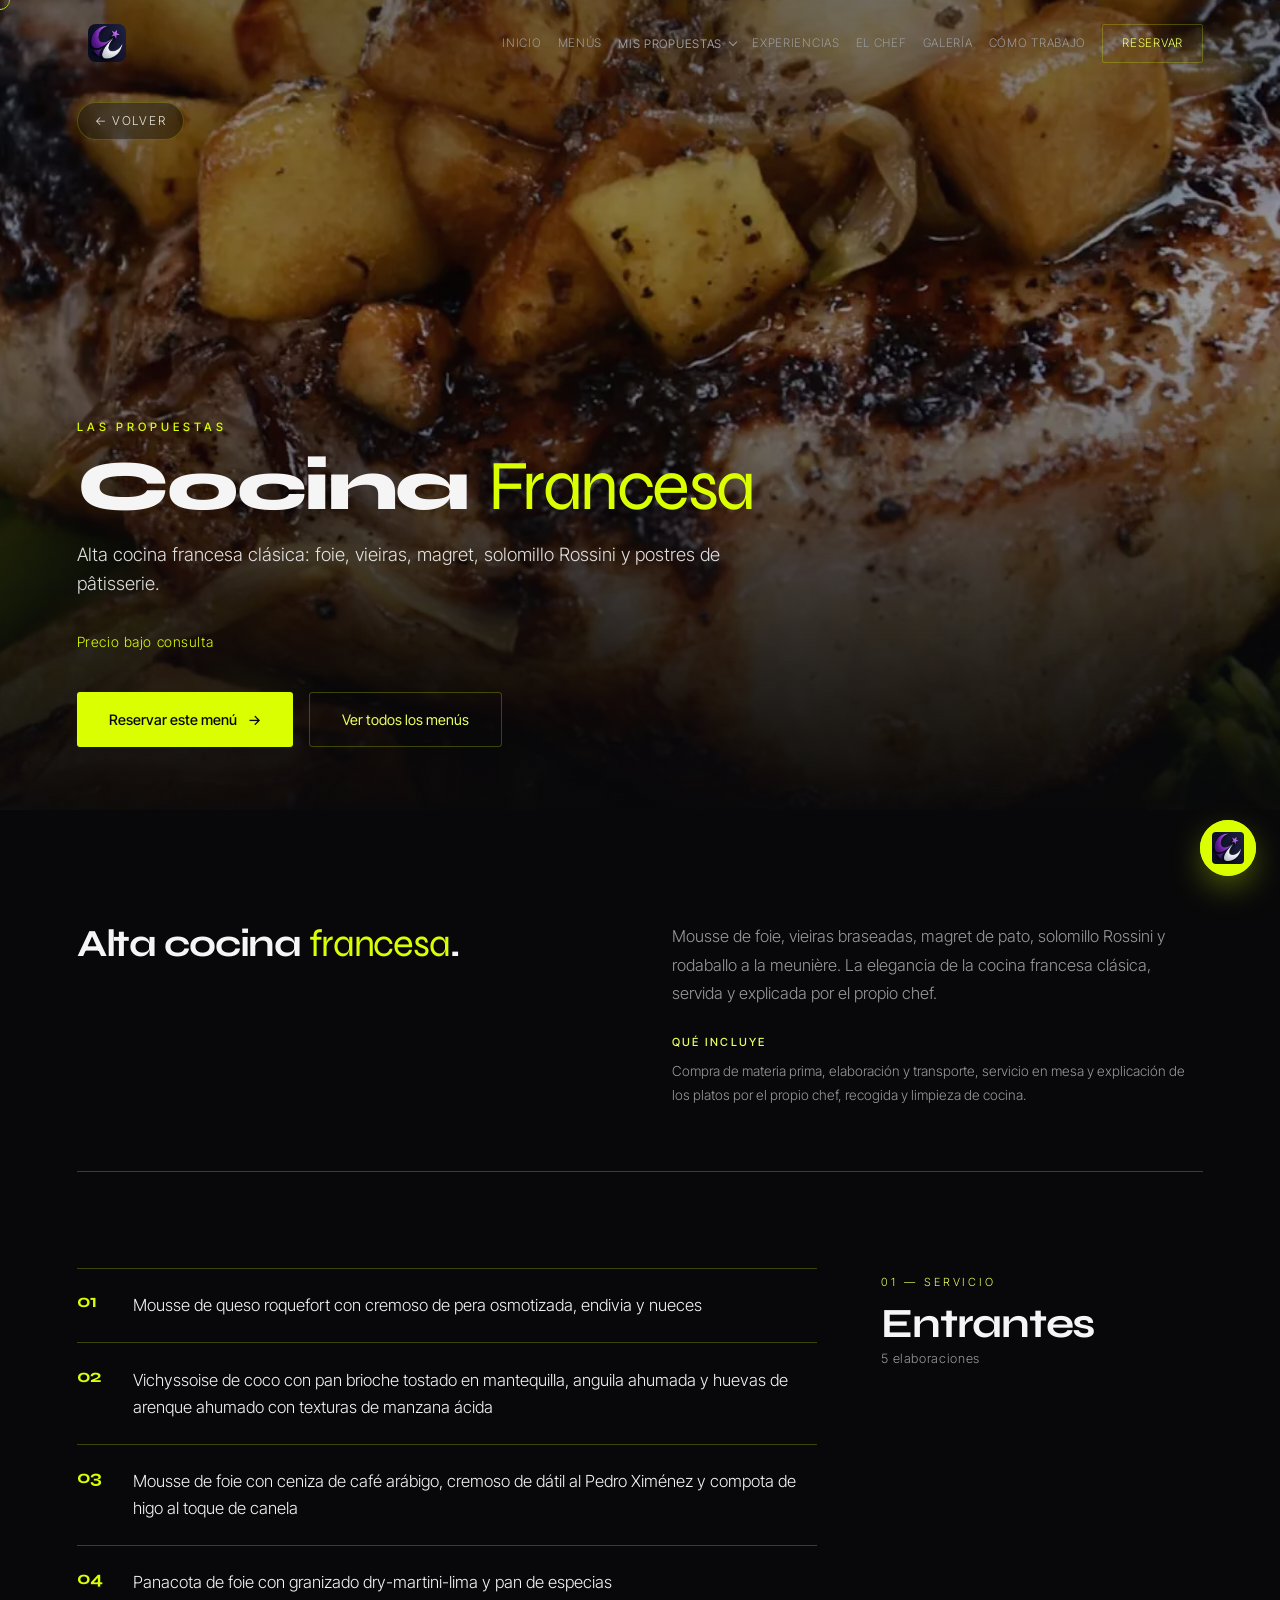
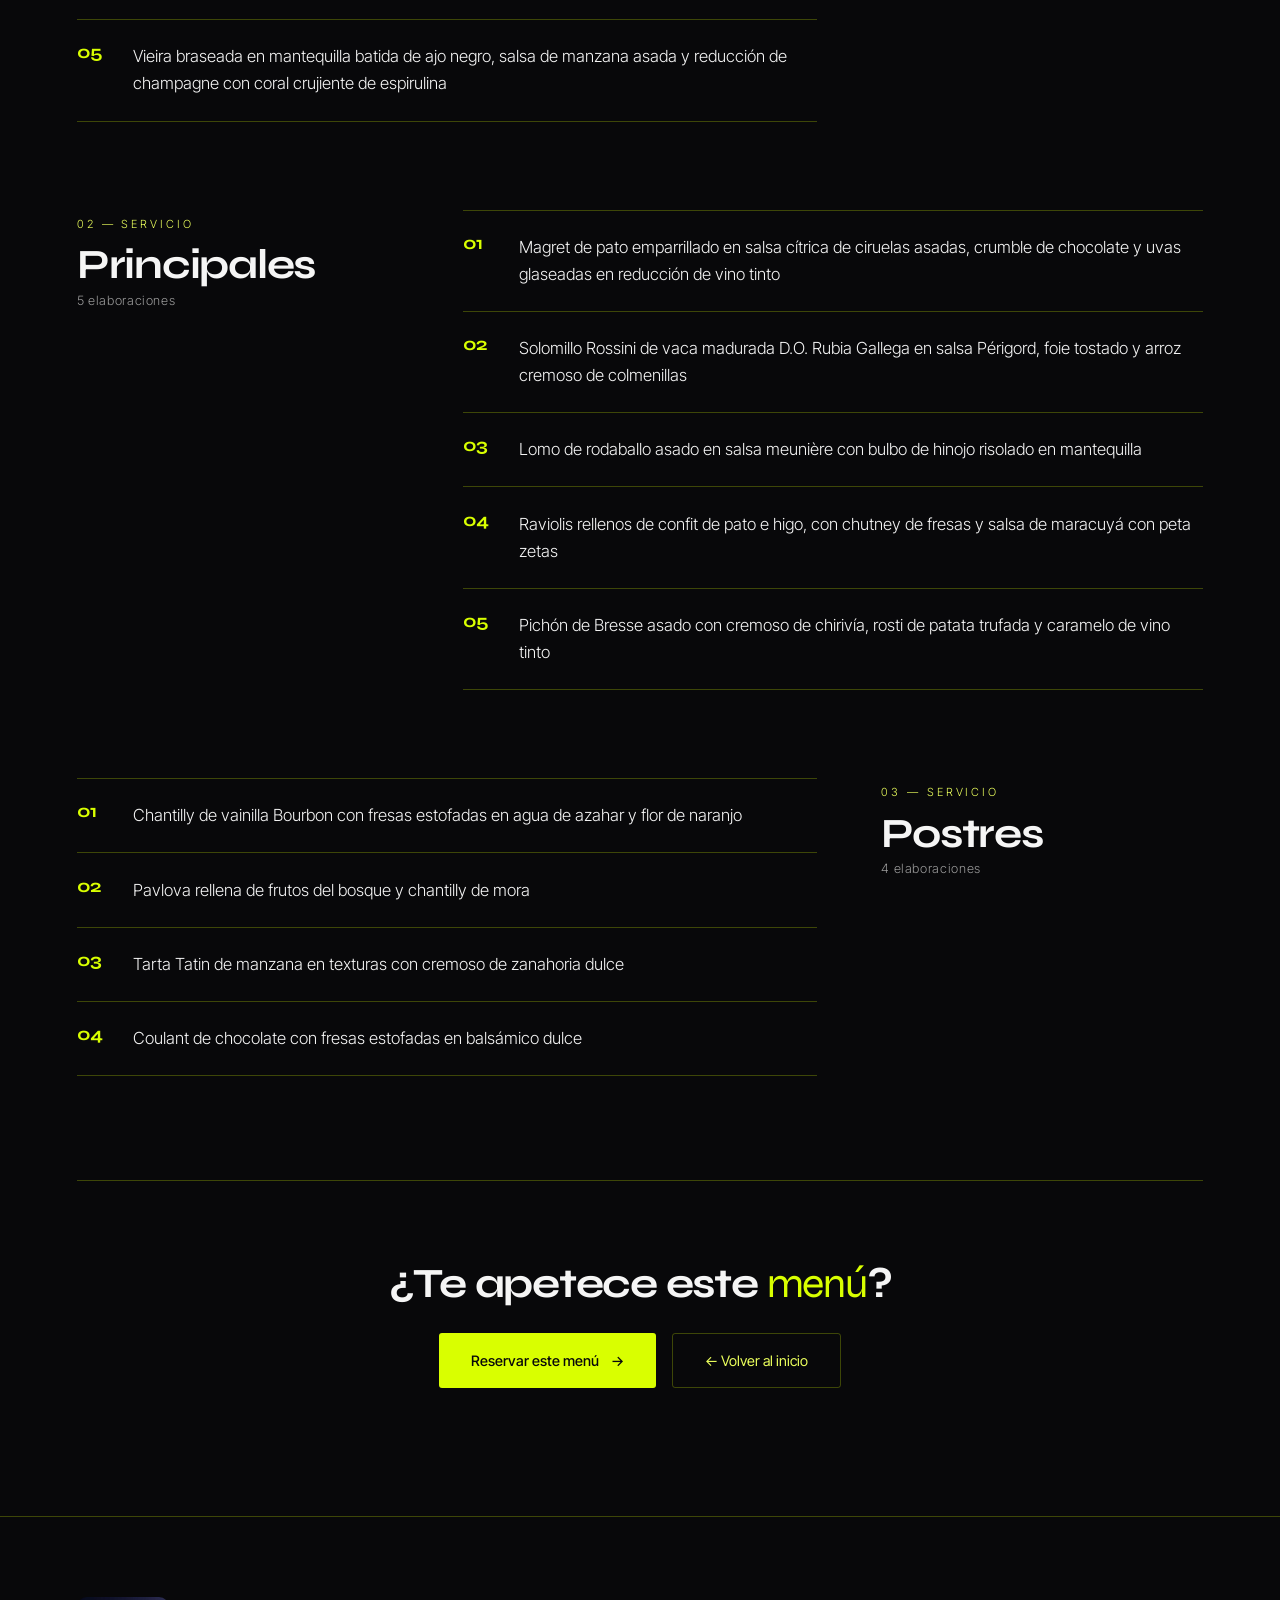
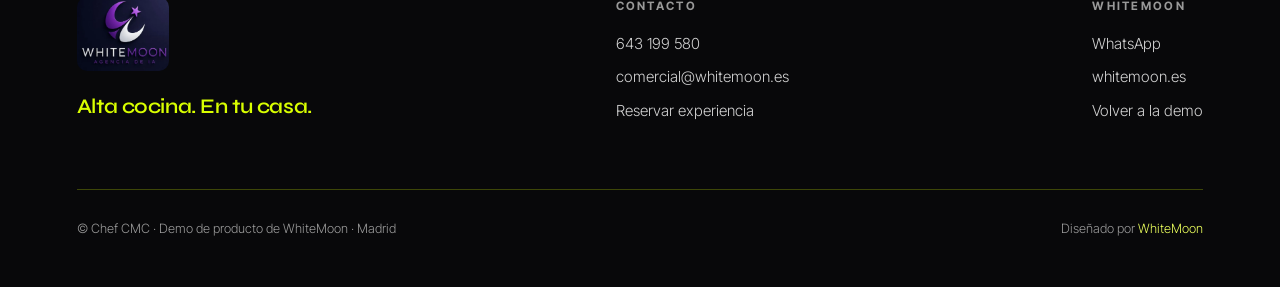
<file: menu/francesa/index.html>
<!DOCTYPE html>
<html lang="es">
<head>
<meta charset="UTF-8" />
<meta name="viewport" content="width=device-width, initial-scale=1.0" />
<title>Cocina Francesa · Chef CMC (demo WhiteMoon)</title>
<meta name="robots" content="noindex, nofollow" />
<meta name="description" content="Cocina Francesa — menú de ejemplo de la demo de chef privado a domicilio de WhiteMoon Agencia IA. Alta cocina francesa clásica: foie, vieiras, magret, solomillo Rossini y postres de pâtisserie." />
<link rel="preconnect" href="https://fonts.googleapis.com" />
<link rel="preconnect" href="https://fonts.gstatic.com" crossorigin />
<link href="https://fonts.googleapis.com/css2?family=Syne:wght@400;500;600;700;800&family=Inter+Tight:wght@300;400;500;600&display=swap" rel="stylesheet" />
<link rel="stylesheet" href="../../assets/menu.css" />
</head>
<body>

<div class="cursor" id="cursor"></div>

<nav class="nav" id="nav">
  <a class="nav__logo" href="../../" data-cursor>
    <picture>
      <source srcset="../../assets/img/whitemoon-mark.webp" type="image/webp" />
      <img src="../../assets/img/whitemoon-mark.jpg" alt="WhiteMoon Agencia IA" width="38" height="38" />
    </picture>
    <b>Chef <i>CMC</i></b>
  </a>
  <div class="nav__links">
    <a href="../../" data-cursor>Inicio</a>
    <a href="../../#menus" data-cursor>Menús</a>
    <div class="nav__drop" id="navDrop">
      <button class="nav__drop-toggle" type="button" aria-haspopup="true" aria-expanded="false" data-cursor>Mis propuestas<i class="nav__caret" aria-hidden="true"></i></button>
      <div class="nav__drop-menu" role="menu" aria-label="Mis propuestas"></div>
    </div>
    <a href="../../#experiencias" data-cursor>Experiencias</a>
    <a href="../../#chef" data-cursor>El Chef</a>
    <a href="../../#galeria" data-cursor>Galería</a>
    <a href="../../#como-trabajo" data-cursor>Cómo trabajo</a>
    <a href="../../#cta" class="nav__cta" data-cursor>Reservar</a>
  </div>
  <div class="nav__burger" id="burger" aria-label="Abrir menú" aria-expanded="false" aria-controls="navMobile"><span></span><span></span><span></span></div>
</nav>

<div class="nav__mobile" id="navMobile" aria-hidden="true">
  <a href="../../">Inicio</a>
  <a href="../../#menus">Menús</a>
  <div class="nav__mdrop" id="navMobileDrop">
    <button class="nav__mdrop-toggle" type="button" aria-expanded="false">Mis propuestas<i class="nav__caret" aria-hidden="true"></i></button>
    <div class="nav__mdrop-menu"></div>
  </div>
  <a href="../../#experiencias">Experiencias</a>
  <a href="../../#chef">El Chef</a>
  <a href="../../#galeria">Galería</a>
  <a href="../../#como-trabajo">Cómo trabajo</a>
  <a href="../../#cta" class="nav__cta">Reservar</a>
</div>

<header class="mhero">
  <picture>
    <source srcset="../../assets/img/cocina-francesa.webp" type="image/webp" />
    <img class="mhero__bg" src="../../assets/img/cocina-francesa.jpg" alt="" width="1800" height="600"
         style="position:absolute;top:0;left:0;width:100%;height:100%;object-fit:cover;z-index:0" />
  </picture>
  <div class="mhero__ov"></div>
  <a class="back-link" href="../../">← Volver</a>
  <div class="mhero__inner">
    <span class="eyebrow">Las propuestas</span>
    <h1>Cocina <em>Francesa</em></h1>
    <p class="mhero__sub">Alta cocina francesa clásica: foie, vieiras, magret, solomillo Rossini y postres de pâtisserie.</p>
    <div class="mhero__meta">
      <span class="mprice">Precio bajo consulta</span>
    </div>
    <div class="mhero__cta">
      <button class="btn-acid" data-openchat data-menu="Cocina Francesa">Reservar este menú <span class="arr">→</span></button>
      <a class="btn-ghost" href="../../#menus">Ver todos los menús</a>
    </div>
  </div>
</header>

<section class="menu-sec">
  <div class="wrap">
    <div class="menu-intro rv">
      <h2>Alta cocina <em>francesa</em>.</h2>
      <div>
        <p>Mousse de foie, vieiras braseadas, magret de pato, solomillo Rossini y rodaballo a la meunière. La elegancia de la cocina francesa clásica, servida y explicada por el propio chef.</p>
        <div class="menu-incluye"><b>Qué incluye</b>Compra de materia prima, elaboración y transporte, servicio en mesa y explicación de los platos por el propio chef, recogida y limpieza de cocina.</div>
      </div>
    </div>

    <div class="course rv">
      <div class="course__head">
        <span class="num">01 — Servicio</span>
        <h2>Entrantes</h2>
        <span class="count">5 elaboraciones</span>
      </div>
      <div class="course__list">
        <div class="dish"><span class="n">01</span><span class="t">Mousse de queso roquefort con cremoso de pera osmotizada, endivia y nueces</span></div>
        <div class="dish"><span class="n">02</span><span class="t">Vichyssoise de coco con pan brioche tostado en mantequilla, anguila ahumada y huevas de arenque ahumado con texturas de manzana ácida</span></div>
        <div class="dish"><span class="n">03</span><span class="t">Mousse de foie con ceniza de café arábigo, cremoso de dátil al Pedro Ximénez y compota de higo al toque de canela</span></div>
        <div class="dish"><span class="n">04</span><span class="t">Panacota de foie con granizado dry-martini-lima y pan de especias</span></div>
        <div class="dish"><span class="n">05</span><span class="t">Vieira braseada en mantequilla batida de ajo negro, salsa de manzana asada y reducción de champagne con coral crujiente de espirulina</span></div>
      </div>
    </div>
    <div class="course rv">
      <div class="course__head">
        <span class="num">02 — Servicio</span>
        <h2>Principales</h2>
        <span class="count">5 elaboraciones</span>
      </div>
      <div class="course__list">
        <div class="dish"><span class="n">01</span><span class="t">Magret de pato emparrillado en salsa cítrica de ciruelas asadas, crumble de chocolate y uvas glaseadas en reducción de vino tinto</span></div>
        <div class="dish"><span class="n">02</span><span class="t">Solomillo Rossini de vaca madurada D.O. Rubia Gallega en salsa Périgord, foie tostado y arroz cremoso de colmenillas</span></div>
        <div class="dish"><span class="n">03</span><span class="t">Lomo de rodaballo asado en salsa meunière con bulbo de hinojo risolado en mantequilla</span></div>
        <div class="dish"><span class="n">04</span><span class="t">Raviolis rellenos de confit de pato e higo, con chutney de fresas y salsa de maracuyá con peta zetas</span></div>
        <div class="dish"><span class="n">05</span><span class="t">Pichón de Bresse asado con cremoso de chirivía, rosti de patata trufada y caramelo de vino tinto</span></div>
      </div>
    </div>
    <div class="course rv">
      <div class="course__head">
        <span class="num">03 — Servicio</span>
        <h2>Postres</h2>
        <span class="count">4 elaboraciones</span>
      </div>
      <div class="course__list">
        <div class="dish"><span class="n">01</span><span class="t">Chantilly de vainilla Bourbon con fresas estofadas en agua de azahar y flor de naranjo</span></div>
        <div class="dish"><span class="n">02</span><span class="t">Pavlova rellena de frutos del bosque y chantilly de mora</span></div>
        <div class="dish"><span class="n">03</span><span class="t">Tarta Tatin de manzana en texturas con cremoso de zanahoria dulce</span></div>
        <div class="dish"><span class="n">04</span><span class="t">Coulant de chocolate con fresas estofadas en balsámico dulce</span></div>
      </div>
    </div>

    <div class="menu-foot-cta rv">
      <h2>¿Te apetece este <em>menú</em>?</h2>
      <div class="row">
        <button class="btn-acid" data-openchat data-menu="Cocina Francesa">Reservar este menú <span class="arr">→</span></button>
        <a class="btn-ghost" href="../../">← Volver al inicio</a>
      </div>
    </div>
  </div>
</section>

<footer class="footer">
  <div class="wrap">
    <div class="footer__grid">
      <div>
        <div class="footer__logo">
          <picture>
            <source srcset="../../assets/img/whitemoon-logo.webp" type="image/webp" />
            <img src="../../assets/img/whitemoon-logo.jpg" alt="WhiteMoon Agencia IA" width="560" height="450" loading="lazy" />
          </picture>
        </div>
        <p class="footer__tag">Alta cocina. En tu casa.</p>
      </div>
      <div class="footer__col">
        <h4>Contacto</h4>
        <a href="tel:+34643199580">643 199 580</a>
        <a href="mailto:comercial@whitemoon.es">comercial@whitemoon.es</a>
        <a href="../../#cta">Reservar experiencia</a>
      </div>
      <div class="footer__col">
        <h4>WhiteMoon</h4>
        <a href="https://wa.me/34643199580" target="_blank" rel="noopener">WhatsApp</a>
        <a href="https://whitemoon.es" target="_blank" rel="noopener">whitemoon.es</a>
        <a href="../../">Volver a la demo</a>
      </div>
    </div>
    <div class="footer__btm">
      <span>© Chef CMC · Demo de producto de WhiteMoon · Madrid</span>
      <span>Diseñado por <a href="https://whitemoon.es" target="_blank" rel="noopener">WhiteMoon</a></span>
    </div>
  </div>
</footer>

<div class="fab" id="fab" aria-label="Abrir chat con LUNA" role="button" tabindex="0">
  <span class="ping"></span>
  <picture>
    <source srcset="../../assets/img/whitemoon-mark.webp" type="image/webp" />
    <img src="../../assets/img/whitemoon-mark.jpg" alt="" width="32" height="32" />
  </picture>
</div>
<div class="chat" id="chat" aria-live="polite">
  <div class="chat__head">
    <picture>
      <source srcset="../../assets/img/whitemoon-mark.webp" type="image/webp" />
      <img class="chat__av" src="../../assets/img/whitemoon-mark.jpg" alt="WhiteMoon" width="40" height="40" />
    </picture>
    <div class="chat__id"><b>LUNA</b><span>Chef CMC</span></div>
    <div class="chat__close" id="chatClose">×</div>
  </div>
  <div class="chat__body" id="chatBody"></div>
  <div class="chat__quick" id="chatQuick">
    <button data-q="Quiero reservar una experiencia">Reservar experiencia</button>
    <button data-q="¿Qué menús y cocinas ofrecéis?">Ver menús</button>
    <button data-q="Cuéntame sobre el bono regalo">Bono regalo</button>
    <button data-q="¿Cómo funcionan los precios y la disponibilidad?">Precios y disponibilidad</button>
  </div>
  <div class="chat__foot">
    <input id="chatInput" type="text" placeholder="Escribe tu mensaje…" autocomplete="off" />
    <button id="chatSend" aria-label="Enviar">
      <svg viewBox="0 0 24 24" width="18" height="18" fill="none" stroke="currentColor" stroke-width="2" stroke-linecap="round" stroke-linejoin="round"><line x1="22" y1="2" x2="11" y2="13"/><polygon points="22 2 15 22 11 13 2 9 22 2"/></svg>
    </button>
  </div>
</div>

<script src="../../assets/menu.js"></script>
</body>
</html>
</file>
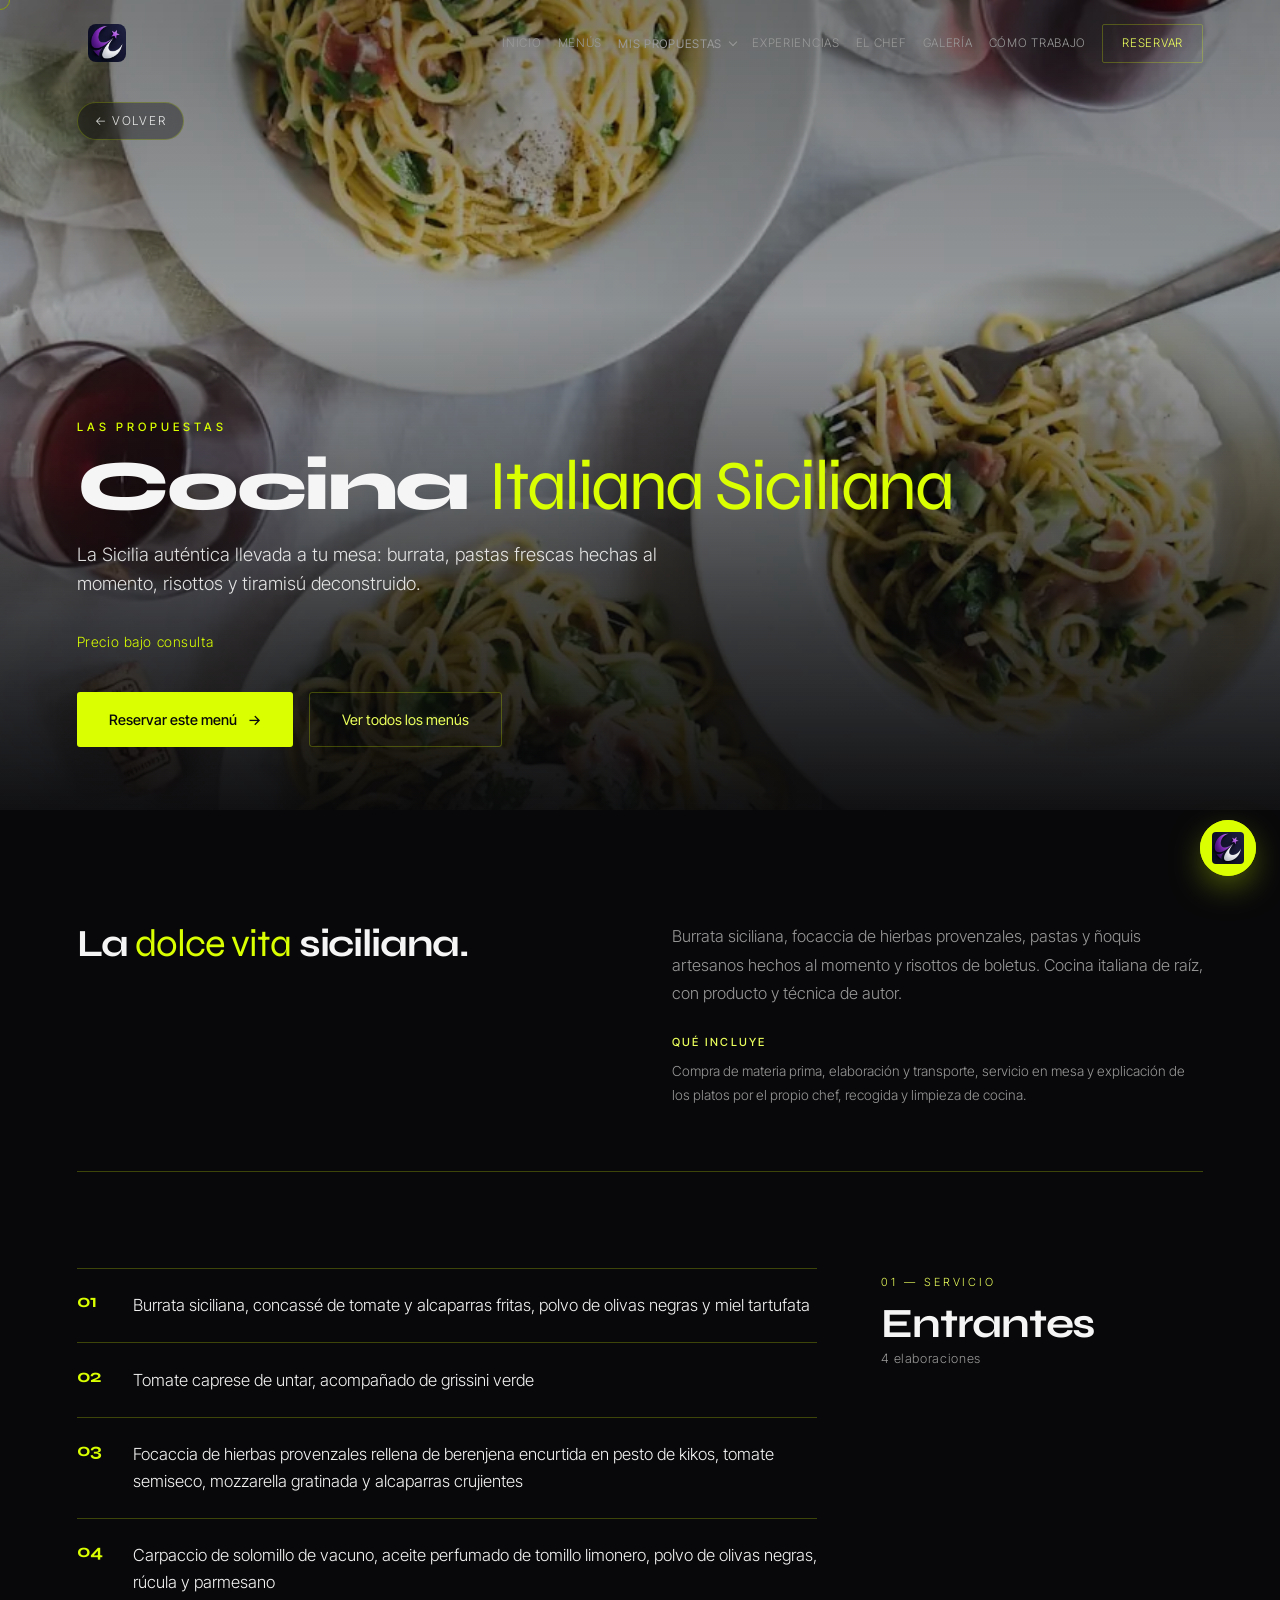
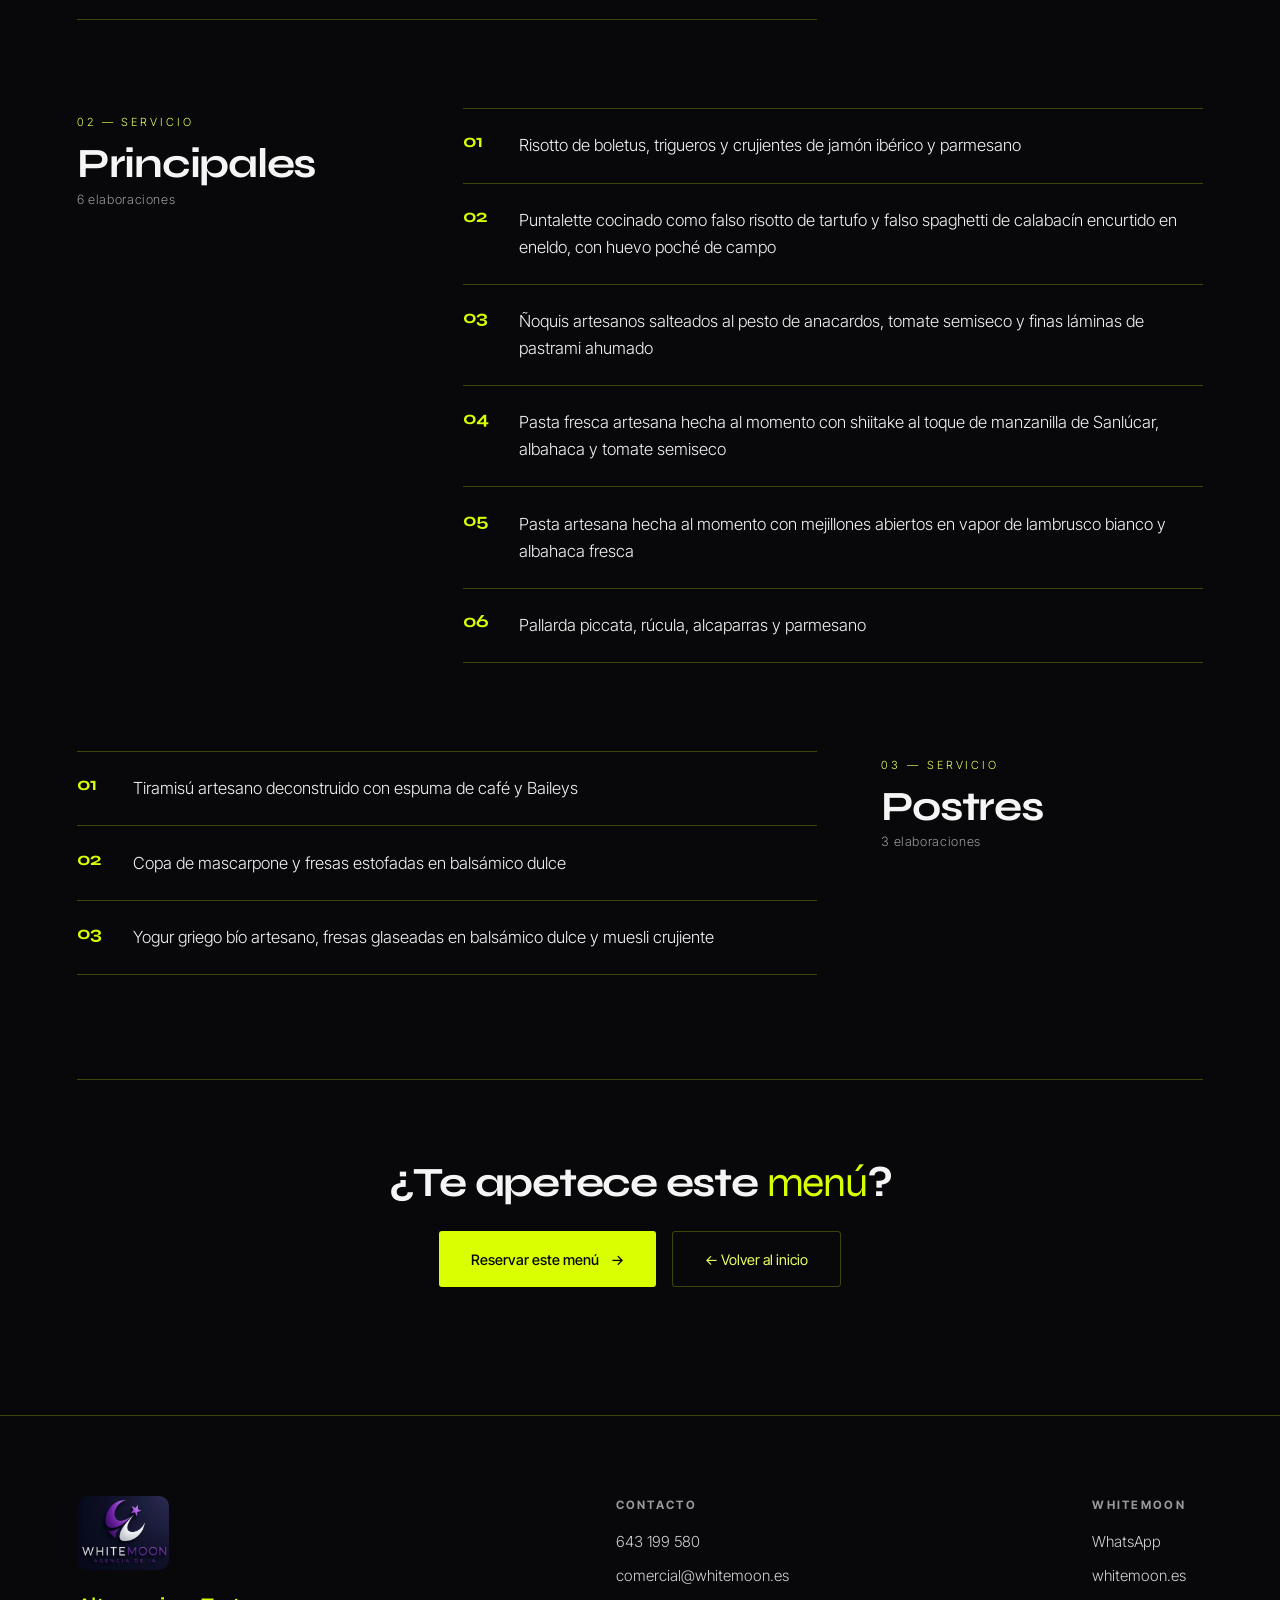
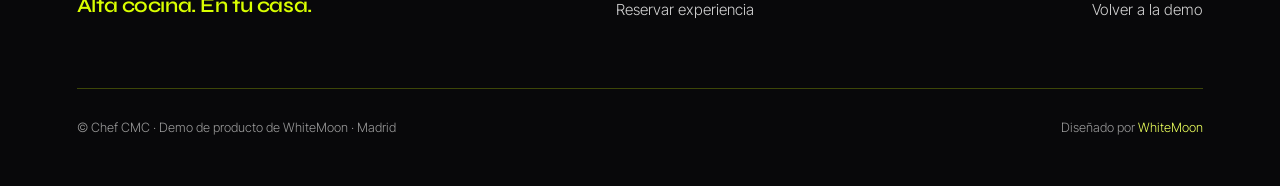
<file: menu/italiano-siciliano/index.html>
<!DOCTYPE html>
<html lang="es">
<head>
<meta charset="UTF-8" />
<meta name="viewport" content="width=device-width, initial-scale=1.0" />
<title>Cocina Italiana Siciliana · Chef CMC (demo WhiteMoon)</title>
<meta name="robots" content="noindex, nofollow" />
<meta name="description" content="Cocina Italiana Siciliana — menú de ejemplo de la demo de chef privado a domicilio de WhiteMoon Agencia IA. La Sicilia auténtica llevada a tu mesa: burrata, pastas frescas hechas al momento, risottos y tiramisú deconstruido." />
<link rel="preconnect" href="https://fonts.googleapis.com" />
<link rel="preconnect" href="https://fonts.gstatic.com" crossorigin />
<link href="https://fonts.googleapis.com/css2?family=Syne:wght@400;500;600;700;800&family=Inter+Tight:wght@300;400;500;600&display=swap" rel="stylesheet" />
<link rel="stylesheet" href="../../assets/menu.css" />
</head>
<body>

<div class="cursor" id="cursor"></div>

<nav class="nav" id="nav">
  <a class="nav__logo" href="../../" data-cursor>
    <picture>
      <source srcset="../../assets/img/whitemoon-mark.webp" type="image/webp" />
      <img src="../../assets/img/whitemoon-mark.jpg" alt="WhiteMoon Agencia IA" width="38" height="38" />
    </picture>
    <b>Chef <i>CMC</i></b>
  </a>
  <div class="nav__links">
    <a href="../../" data-cursor>Inicio</a>
    <a href="../../#menus" data-cursor>Menús</a>
    <div class="nav__drop" id="navDrop">
      <button class="nav__drop-toggle" type="button" aria-haspopup="true" aria-expanded="false" data-cursor>Mis propuestas<i class="nav__caret" aria-hidden="true"></i></button>
      <div class="nav__drop-menu" role="menu" aria-label="Mis propuestas"></div>
    </div>
    <a href="../../#experiencias" data-cursor>Experiencias</a>
    <a href="../../#chef" data-cursor>El Chef</a>
    <a href="../../#galeria" data-cursor>Galería</a>
    <a href="../../#como-trabajo" data-cursor>Cómo trabajo</a>
    <a href="../../#cta" class="nav__cta" data-cursor>Reservar</a>
  </div>
  <div class="nav__burger" id="burger" aria-label="Abrir menú" aria-expanded="false" aria-controls="navMobile"><span></span><span></span><span></span></div>
</nav>

<div class="nav__mobile" id="navMobile" aria-hidden="true">
  <a href="../../">Inicio</a>
  <a href="../../#menus">Menús</a>
  <div class="nav__mdrop" id="navMobileDrop">
    <button class="nav__mdrop-toggle" type="button" aria-expanded="false">Mis propuestas<i class="nav__caret" aria-hidden="true"></i></button>
    <div class="nav__mdrop-menu"></div>
  </div>
  <a href="../../#experiencias">Experiencias</a>
  <a href="../../#chef">El Chef</a>
  <a href="../../#galeria">Galería</a>
  <a href="../../#como-trabajo">Cómo trabajo</a>
  <a href="../../#cta" class="nav__cta">Reservar</a>
</div>

<header class="mhero">
  <picture>
    <source srcset="../../assets/img/cocina-italiana.webp" type="image/webp" />
    <img class="mhero__bg" src="../../assets/img/cocina-italiana.jpg" alt="" width="900" height="900"
         style="position:absolute;top:0;left:0;width:100%;height:100%;object-fit:cover;z-index:0" />
  </picture>
  <div class="mhero__ov"></div>
  <a class="back-link" href="../../">← Volver</a>
  <div class="mhero__inner">
    <span class="eyebrow">Las propuestas</span>
    <h1>Cocina <em>Italiana Siciliana</em></h1>
    <p class="mhero__sub">La Sicilia auténtica llevada a tu mesa: burrata, pastas frescas hechas al momento, risottos y tiramisú deconstruido.</p>
    <div class="mhero__meta">
      <span class="mprice">Precio bajo consulta</span>
    </div>
    <div class="mhero__cta">
      <button class="btn-acid" data-openchat data-menu="Cocina Italiana Siciliana">Reservar este menú <span class="arr">→</span></button>
      <a class="btn-ghost" href="../../#menus">Ver todos los menús</a>
    </div>
  </div>
</header>

<section class="menu-sec">
  <div class="wrap">
    <div class="menu-intro rv">
      <h2>La <em>dolce vita</em> siciliana.</h2>
      <div>
        <p>Burrata siciliana, focaccia de hierbas provenzales, pastas y ñoquis artesanos hechos al momento y risottos de boletus. Cocina italiana de raíz, con producto y técnica de autor.</p>
        <div class="menu-incluye"><b>Qué incluye</b>Compra de materia prima, elaboración y transporte, servicio en mesa y explicación de los platos por el propio chef, recogida y limpieza de cocina.</div>
      </div>
    </div>

    <div class="course rv">
      <div class="course__head">
        <span class="num">01 — Servicio</span>
        <h2>Entrantes</h2>
        <span class="count">4 elaboraciones</span>
      </div>
      <div class="course__list">
        <div class="dish"><span class="n">01</span><span class="t">Burrata siciliana, concassé de tomate y alcaparras fritas, polvo de olivas negras y miel tartufata</span></div>
        <div class="dish"><span class="n">02</span><span class="t">Tomate caprese de untar, acompañado de grissini verde</span></div>
        <div class="dish"><span class="n">03</span><span class="t">Focaccia de hierbas provenzales rellena de berenjena encurtida en pesto de kikos, tomate semiseco, mozzarella gratinada y alcaparras crujientes</span></div>
        <div class="dish"><span class="n">04</span><span class="t">Carpaccio de solomillo de vacuno, aceite perfumado de tomillo limonero, polvo de olivas negras, rúcula y parmesano</span></div>
      </div>
    </div>
    <div class="course rv">
      <div class="course__head">
        <span class="num">02 — Servicio</span>
        <h2>Principales</h2>
        <span class="count">6 elaboraciones</span>
      </div>
      <div class="course__list">
        <div class="dish"><span class="n">01</span><span class="t">Risotto de boletus, trigueros y crujientes de jamón ibérico y parmesano</span></div>
        <div class="dish"><span class="n">02</span><span class="t">Puntalette cocinado como falso risotto de tartufo y falso spaghetti de calabacín encurtido en eneldo, con huevo poché de campo</span></div>
        <div class="dish"><span class="n">03</span><span class="t">Ñoquis artesanos salteados al pesto de anacardos, tomate semiseco y finas láminas de pastrami ahumado</span></div>
        <div class="dish"><span class="n">04</span><span class="t">Pasta fresca artesana hecha al momento con shiitake al toque de manzanilla de Sanlúcar, albahaca y tomate semiseco</span></div>
        <div class="dish"><span class="n">05</span><span class="t">Pasta artesana hecha al momento con mejillones abiertos en vapor de lambrusco bianco y albahaca fresca</span></div>
        <div class="dish"><span class="n">06</span><span class="t">Pallarda piccata, rúcula, alcaparras y parmesano</span></div>
      </div>
    </div>
    <div class="course rv">
      <div class="course__head">
        <span class="num">03 — Servicio</span>
        <h2>Postres</h2>
        <span class="count">3 elaboraciones</span>
      </div>
      <div class="course__list">
        <div class="dish"><span class="n">01</span><span class="t">Tiramisú artesano deconstruido con espuma de café y Baileys</span></div>
        <div class="dish"><span class="n">02</span><span class="t">Copa de mascarpone y fresas estofadas en balsámico dulce</span></div>
        <div class="dish"><span class="n">03</span><span class="t">Yogur griego bío artesano, fresas glaseadas en balsámico dulce y muesli crujiente</span></div>
      </div>
    </div>

    <div class="menu-foot-cta rv">
      <h2>¿Te apetece este <em>menú</em>?</h2>
      <div class="row">
        <button class="btn-acid" data-openchat data-menu="Cocina Italiana Siciliana">Reservar este menú <span class="arr">→</span></button>
        <a class="btn-ghost" href="../../">← Volver al inicio</a>
      </div>
    </div>
  </div>
</section>

<footer class="footer">
  <div class="wrap">
    <div class="footer__grid">
      <div>
        <div class="footer__logo">
          <picture>
            <source srcset="../../assets/img/whitemoon-logo.webp" type="image/webp" />
            <img src="../../assets/img/whitemoon-logo.jpg" alt="WhiteMoon Agencia IA" width="560" height="450" loading="lazy" />
          </picture>
        </div>
        <p class="footer__tag">Alta cocina. En tu casa.</p>
      </div>
      <div class="footer__col">
        <h4>Contacto</h4>
        <a href="tel:+34643199580">643 199 580</a>
        <a href="mailto:comercial@whitemoon.es">comercial@whitemoon.es</a>
        <a href="../../#cta">Reservar experiencia</a>
      </div>
      <div class="footer__col">
        <h4>WhiteMoon</h4>
        <a href="https://wa.me/34643199580" target="_blank" rel="noopener">WhatsApp</a>
        <a href="https://whitemoon.es" target="_blank" rel="noopener">whitemoon.es</a>
        <a href="../../">Volver a la demo</a>
      </div>
    </div>
    <div class="footer__btm">
      <span>© Chef CMC · Demo de producto de WhiteMoon · Madrid</span>
      <span>Diseñado por <a href="https://whitemoon.es" target="_blank" rel="noopener">WhiteMoon</a></span>
    </div>
  </div>
</footer>

<div class="fab" id="fab" aria-label="Abrir chat con LUNA" role="button" tabindex="0">
  <span class="ping"></span>
  <picture>
    <source srcset="../../assets/img/whitemoon-mark.webp" type="image/webp" />
    <img src="../../assets/img/whitemoon-mark.jpg" alt="" width="32" height="32" />
  </picture>
</div>
<div class="chat" id="chat" aria-live="polite">
  <div class="chat__head">
    <picture>
      <source srcset="../../assets/img/whitemoon-mark.webp" type="image/webp" />
      <img class="chat__av" src="../../assets/img/whitemoon-mark.jpg" alt="WhiteMoon" width="40" height="40" />
    </picture>
    <div class="chat__id"><b>LUNA</b><span>Chef CMC</span></div>
    <div class="chat__close" id="chatClose">×</div>
  </div>
  <div class="chat__body" id="chatBody"></div>
  <div class="chat__quick" id="chatQuick">
    <button data-q="Quiero reservar una experiencia">Reservar experiencia</button>
    <button data-q="¿Qué menús y cocinas ofrecéis?">Ver menús</button>
    <button data-q="Cuéntame sobre el bono regalo">Bono regalo</button>
    <button data-q="¿Cómo funcionan los precios y la disponibilidad?">Precios y disponibilidad</button>
  </div>
  <div class="chat__foot">
    <input id="chatInput" type="text" placeholder="Escribe tu mensaje…" autocomplete="off" />
    <button id="chatSend" aria-label="Enviar">
      <svg viewBox="0 0 24 24" width="18" height="18" fill="none" stroke="currentColor" stroke-width="2" stroke-linecap="round" stroke-linejoin="round"><line x1="22" y1="2" x2="11" y2="13"/><polygon points="22 2 15 22 11 13 2 9 22 2"/></svg>
    </button>
  </div>
</div>

<script src="../../assets/menu.js"></script>
</body>
</html>
</file>
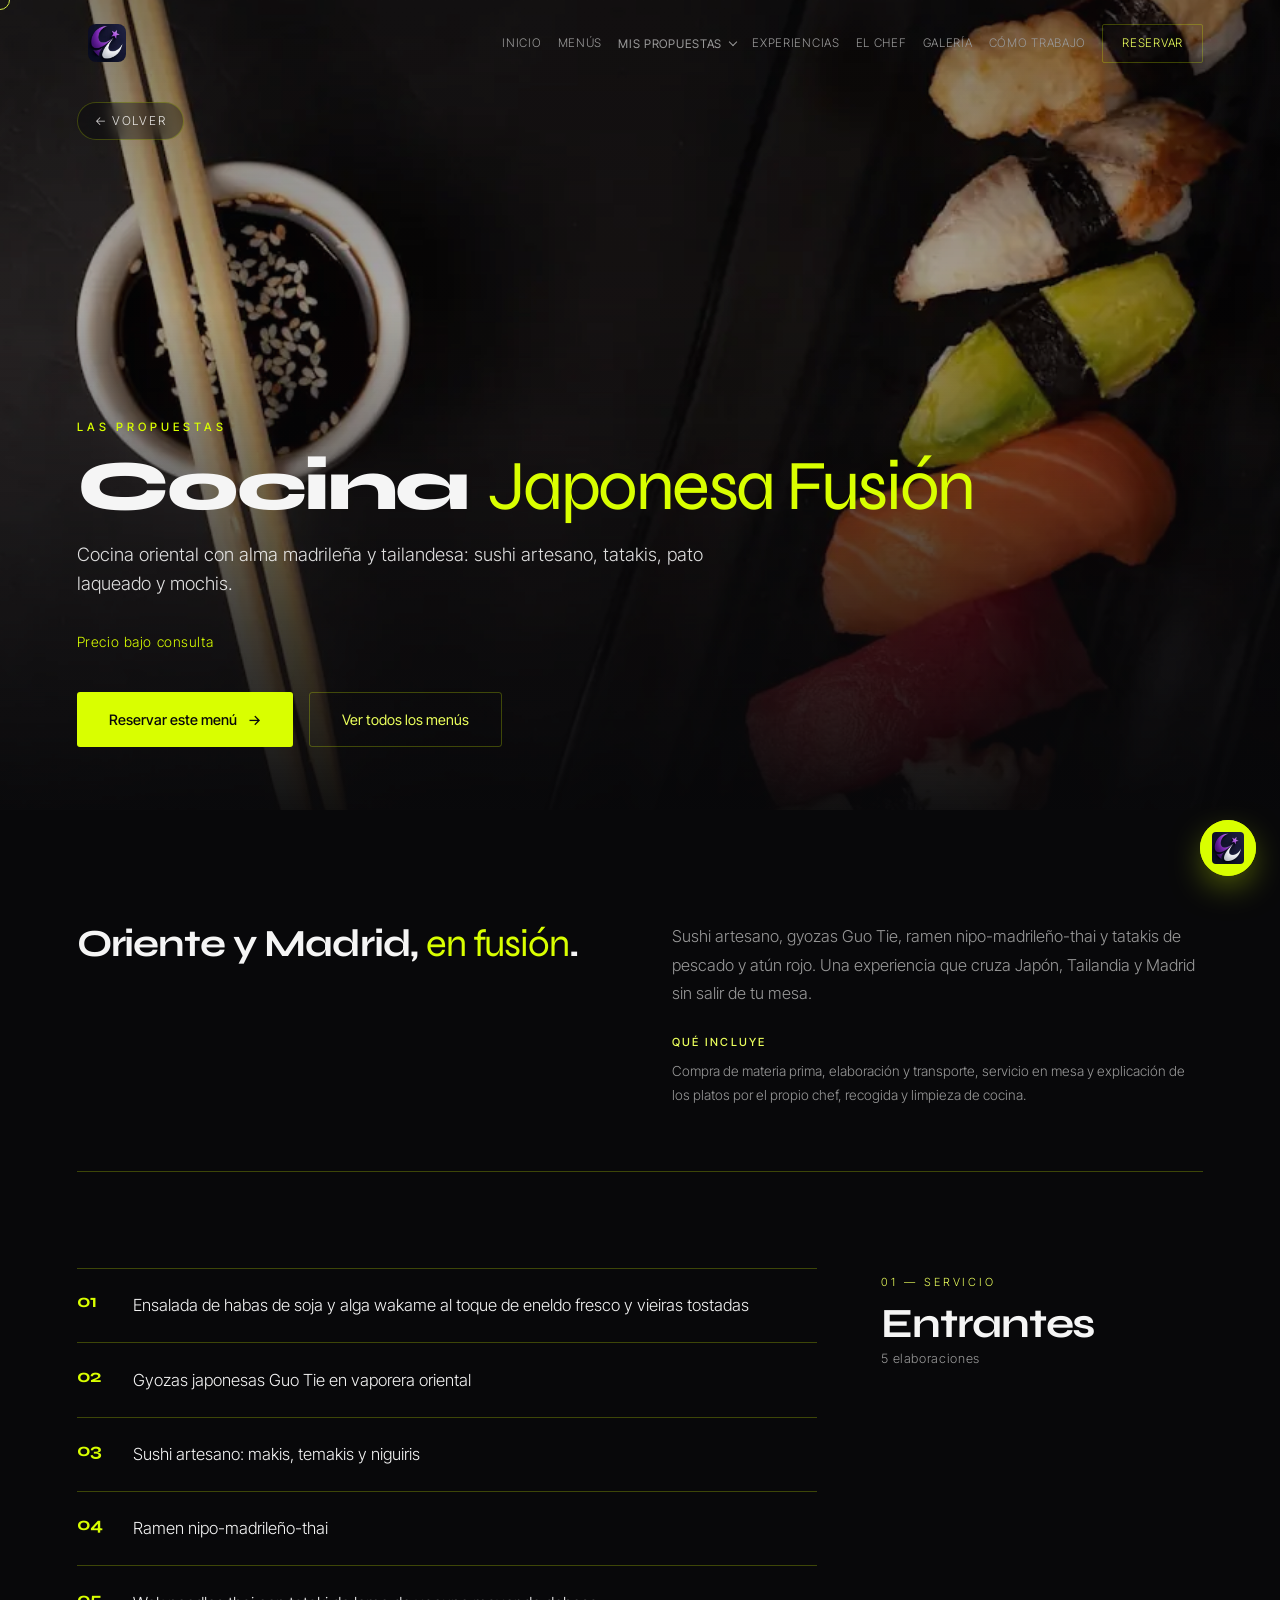
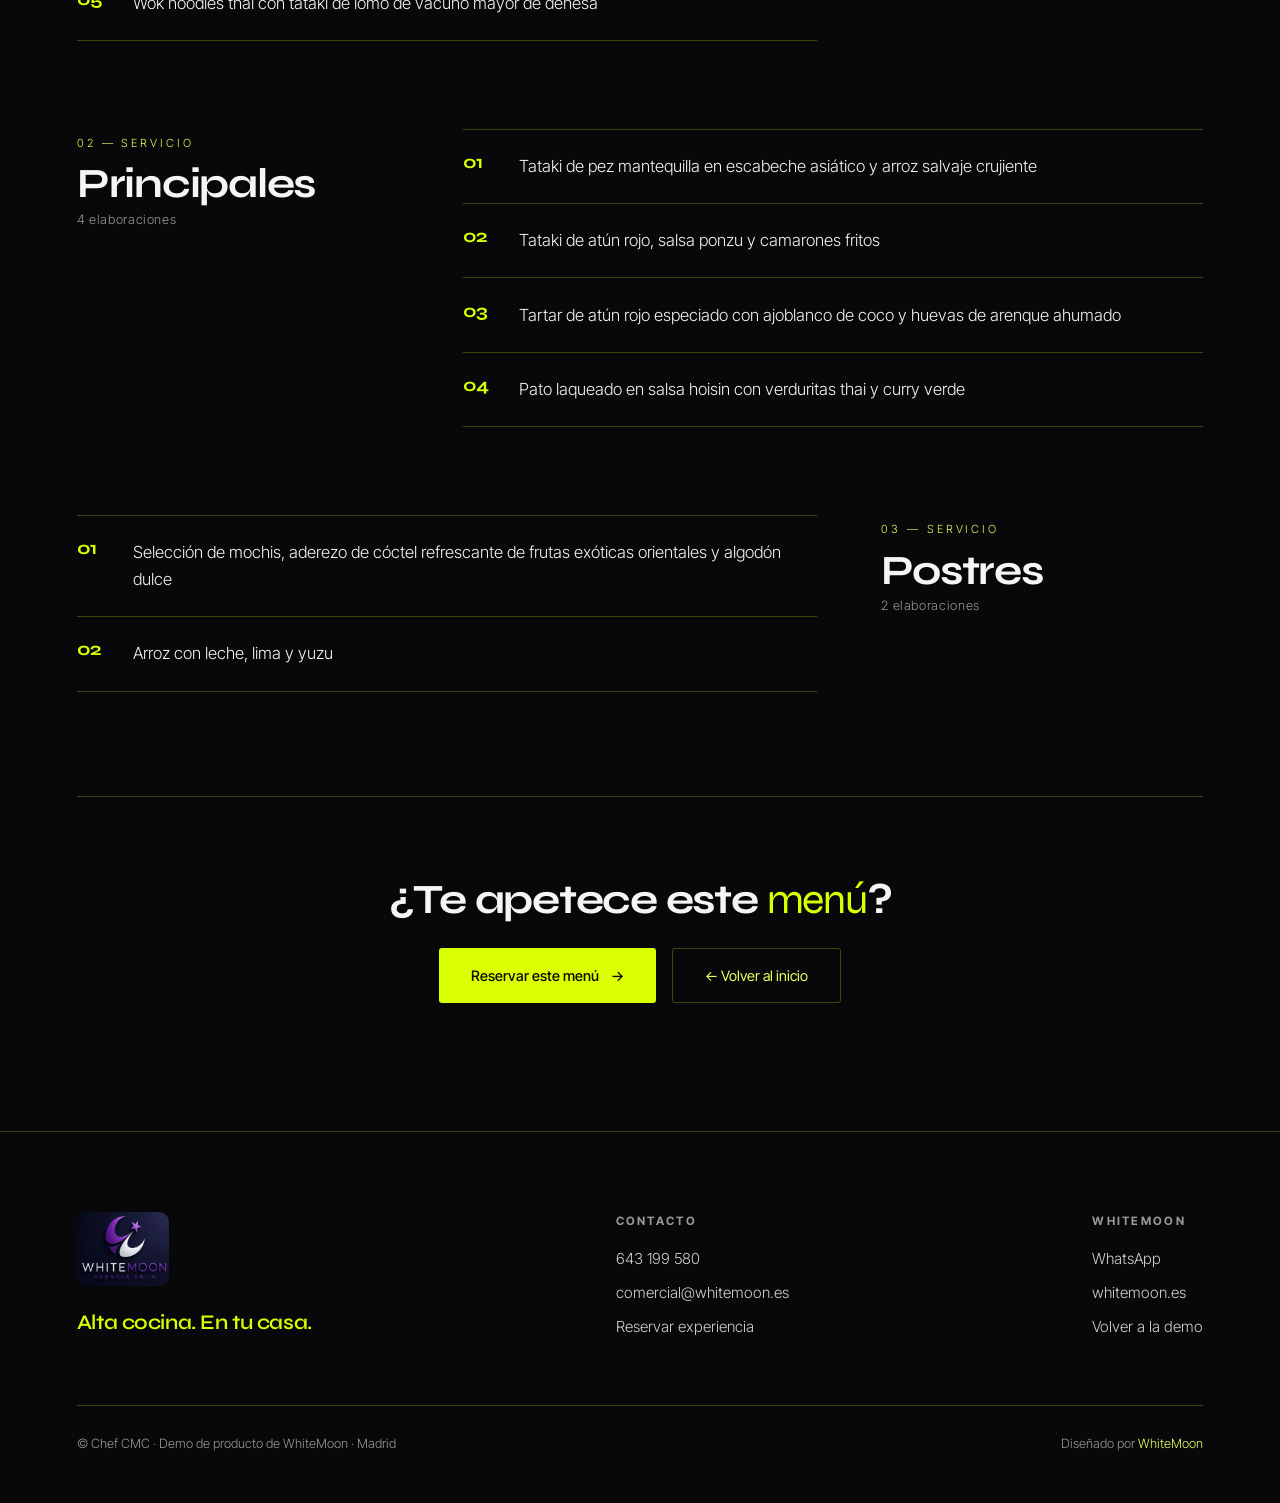
<file: menu/japones-fusion/index.html>
<!DOCTYPE html>
<html lang="es">
<head>
<meta charset="UTF-8" />
<meta name="viewport" content="width=device-width, initial-scale=1.0" />
<title>Cocina Japonesa Fusión · Chef CMC (demo WhiteMoon)</title>
<meta name="robots" content="noindex, nofollow" />
<meta name="description" content="Cocina Japonesa Fusión — menú de ejemplo de la demo de chef privado a domicilio de WhiteMoon Agencia IA. Cocina oriental con alma madrileña y tailandesa: sushi artesano, tatakis, pato laqueado y mochis." />
<link rel="preconnect" href="https://fonts.googleapis.com" />
<link rel="preconnect" href="https://fonts.gstatic.com" crossorigin />
<link href="https://fonts.googleapis.com/css2?family=Syne:wght@400;500;600;700;800&family=Inter+Tight:wght@300;400;500;600&display=swap" rel="stylesheet" />
<link rel="stylesheet" href="../../assets/menu.css" />
</head>
<body>

<div class="cursor" id="cursor"></div>

<nav class="nav" id="nav">
  <a class="nav__logo" href="../../" data-cursor>
    <picture>
      <source srcset="../../assets/img/whitemoon-mark.webp" type="image/webp" />
      <img src="../../assets/img/whitemoon-mark.jpg" alt="WhiteMoon Agencia IA" width="38" height="38" />
    </picture>
    <b>Chef <i>CMC</i></b>
  </a>
  <div class="nav__links">
    <a href="../../" data-cursor>Inicio</a>
    <a href="../../#menus" data-cursor>Menús</a>
    <div class="nav__drop" id="navDrop">
      <button class="nav__drop-toggle" type="button" aria-haspopup="true" aria-expanded="false" data-cursor>Mis propuestas<i class="nav__caret" aria-hidden="true"></i></button>
      <div class="nav__drop-menu" role="menu" aria-label="Mis propuestas"></div>
    </div>
    <a href="../../#experiencias" data-cursor>Experiencias</a>
    <a href="../../#chef" data-cursor>El Chef</a>
    <a href="../../#galeria" data-cursor>Galería</a>
    <a href="../../#como-trabajo" data-cursor>Cómo trabajo</a>
    <a href="../../#cta" class="nav__cta" data-cursor>Reservar</a>
  </div>
  <div class="nav__burger" id="burger" aria-label="Abrir menú" aria-expanded="false" aria-controls="navMobile"><span></span><span></span><span></span></div>
</nav>

<div class="nav__mobile" id="navMobile" aria-hidden="true">
  <a href="../../">Inicio</a>
  <a href="../../#menus">Menús</a>
  <div class="nav__mdrop" id="navMobileDrop">
    <button class="nav__mdrop-toggle" type="button" aria-expanded="false">Mis propuestas<i class="nav__caret" aria-hidden="true"></i></button>
    <div class="nav__mdrop-menu"></div>
  </div>
  <a href="../../#experiencias">Experiencias</a>
  <a href="../../#chef">El Chef</a>
  <a href="../../#galeria">Galería</a>
  <a href="../../#como-trabajo">Cómo trabajo</a>
  <a href="../../#cta" class="nav__cta">Reservar</a>
</div>

<header class="mhero">
  <picture>
    <source srcset="../../assets/img/cocina-japonesa.webp" type="image/webp" />
    <img class="mhero__bg" src="../../assets/img/cocina-japonesa.jpg" alt="" width="900" height="1200"
         style="position:absolute;top:0;left:0;width:100%;height:100%;object-fit:cover;z-index:0" />
  </picture>
  <div class="mhero__ov"></div>
  <a class="back-link" href="../../">← Volver</a>
  <div class="mhero__inner">
    <span class="eyebrow">Las propuestas</span>
    <h1>Cocina <em>Japonesa Fusión</em></h1>
    <p class="mhero__sub">Cocina oriental con alma madrileña y tailandesa: sushi artesano, tatakis, pato laqueado y mochis.</p>
    <div class="mhero__meta">
      <span class="mprice">Precio bajo consulta</span>
    </div>
    <div class="mhero__cta">
      <button class="btn-acid" data-openchat data-menu="Cocina Japonesa Fusión">Reservar este menú <span class="arr">→</span></button>
      <a class="btn-ghost" href="../../#menus">Ver todos los menús</a>
    </div>
  </div>
</header>

<section class="menu-sec">
  <div class="wrap">
    <div class="menu-intro rv">
      <h2>Oriente y Madrid, <em>en fusión</em>.</h2>
      <div>
        <p>Sushi artesano, gyozas Guo Tie, ramen nipo-madrileño-thai y tatakis de pescado y atún rojo. Una experiencia que cruza Japón, Tailandia y Madrid sin salir de tu mesa.</p>
        <div class="menu-incluye"><b>Qué incluye</b>Compra de materia prima, elaboración y transporte, servicio en mesa y explicación de los platos por el propio chef, recogida y limpieza de cocina.</div>
      </div>
    </div>

    <div class="course rv">
      <div class="course__head">
        <span class="num">01 — Servicio</span>
        <h2>Entrantes</h2>
        <span class="count">5 elaboraciones</span>
      </div>
      <div class="course__list">
        <div class="dish"><span class="n">01</span><span class="t">Ensalada de habas de soja y alga wakame al toque de eneldo fresco y vieiras tostadas</span></div>
        <div class="dish"><span class="n">02</span><span class="t">Gyozas japonesas Guo Tie en vaporera oriental</span></div>
        <div class="dish"><span class="n">03</span><span class="t">Sushi artesano: makis, temakis y niguiris</span></div>
        <div class="dish"><span class="n">04</span><span class="t">Ramen nipo-madrileño-thai</span></div>
        <div class="dish"><span class="n">05</span><span class="t">Wok noodles thai con tataki de lomo de vacuno mayor de dehesa</span></div>
      </div>
    </div>
    <div class="course rv">
      <div class="course__head">
        <span class="num">02 — Servicio</span>
        <h2>Principales</h2>
        <span class="count">4 elaboraciones</span>
      </div>
      <div class="course__list">
        <div class="dish"><span class="n">01</span><span class="t">Tataki de pez mantequilla en escabeche asiático y arroz salvaje crujiente</span></div>
        <div class="dish"><span class="n">02</span><span class="t">Tataki de atún rojo, salsa ponzu y camarones fritos</span></div>
        <div class="dish"><span class="n">03</span><span class="t">Tartar de atún rojo especiado con ajoblanco de coco y huevas de arenque ahumado</span></div>
        <div class="dish"><span class="n">04</span><span class="t">Pato laqueado en salsa hoisin con verduritas thai y curry verde</span></div>
      </div>
    </div>
    <div class="course rv">
      <div class="course__head">
        <span class="num">03 — Servicio</span>
        <h2>Postres</h2>
        <span class="count">2 elaboraciones</span>
      </div>
      <div class="course__list">
        <div class="dish"><span class="n">01</span><span class="t">Selección de mochis, aderezo de cóctel refrescante de frutas exóticas orientales y algodón dulce</span></div>
        <div class="dish"><span class="n">02</span><span class="t">Arroz con leche, lima y yuzu</span></div>
      </div>
    </div>

    <div class="menu-foot-cta rv">
      <h2>¿Te apetece este <em>menú</em>?</h2>
      <div class="row">
        <button class="btn-acid" data-openchat data-menu="Cocina Japonesa Fusión">Reservar este menú <span class="arr">→</span></button>
        <a class="btn-ghost" href="../../">← Volver al inicio</a>
      </div>
    </div>
  </div>
</section>

<footer class="footer">
  <div class="wrap">
    <div class="footer__grid">
      <div>
        <div class="footer__logo">
          <picture>
            <source srcset="../../assets/img/whitemoon-logo.webp" type="image/webp" />
            <img src="../../assets/img/whitemoon-logo.jpg" alt="WhiteMoon Agencia IA" width="560" height="450" loading="lazy" />
          </picture>
        </div>
        <p class="footer__tag">Alta cocina. En tu casa.</p>
      </div>
      <div class="footer__col">
        <h4>Contacto</h4>
        <a href="tel:+34643199580">643 199 580</a>
        <a href="mailto:comercial@whitemoon.es">comercial@whitemoon.es</a>
        <a href="../../#cta">Reservar experiencia</a>
      </div>
      <div class="footer__col">
        <h4>WhiteMoon</h4>
        <a href="https://wa.me/34643199580" target="_blank" rel="noopener">WhatsApp</a>
        <a href="https://whitemoon.es" target="_blank" rel="noopener">whitemoon.es</a>
        <a href="../../">Volver a la demo</a>
      </div>
    </div>
    <div class="footer__btm">
      <span>© Chef CMC · Demo de producto de WhiteMoon · Madrid</span>
      <span>Diseñado por <a href="https://whitemoon.es" target="_blank" rel="noopener">WhiteMoon</a></span>
    </div>
  </div>
</footer>

<div class="fab" id="fab" aria-label="Abrir chat con LUNA" role="button" tabindex="0">
  <span class="ping"></span>
  <picture>
    <source srcset="../../assets/img/whitemoon-mark.webp" type="image/webp" />
    <img src="../../assets/img/whitemoon-mark.jpg" alt="" width="32" height="32" />
  </picture>
</div>
<div class="chat" id="chat" aria-live="polite">
  <div class="chat__head">
    <picture>
      <source srcset="../../assets/img/whitemoon-mark.webp" type="image/webp" />
      <img class="chat__av" src="../../assets/img/whitemoon-mark.jpg" alt="WhiteMoon" width="40" height="40" />
    </picture>
    <div class="chat__id"><b>LUNA</b><span>Chef CMC</span></div>
    <div class="chat__close" id="chatClose">×</div>
  </div>
  <div class="chat__body" id="chatBody"></div>
  <div class="chat__quick" id="chatQuick">
    <button data-q="Quiero reservar una experiencia">Reservar experiencia</button>
    <button data-q="¿Qué menús y cocinas ofrecéis?">Ver menús</button>
    <button data-q="Cuéntame sobre el bono regalo">Bono regalo</button>
    <button data-q="¿Cómo funcionan los precios y la disponibilidad?">Precios y disponibilidad</button>
  </div>
  <div class="chat__foot">
    <input id="chatInput" type="text" placeholder="Escribe tu mensaje…" autocomplete="off" />
    <button id="chatSend" aria-label="Enviar">
      <svg viewBox="0 0 24 24" width="18" height="18" fill="none" stroke="currentColor" stroke-width="2" stroke-linecap="round" stroke-linejoin="round"><line x1="22" y1="2" x2="11" y2="13"/><polygon points="22 2 15 22 11 13 2 9 22 2"/></svg>
    </button>
  </div>
</div>

<script src="../../assets/menu.js"></script>
</body>
</html>
</file>
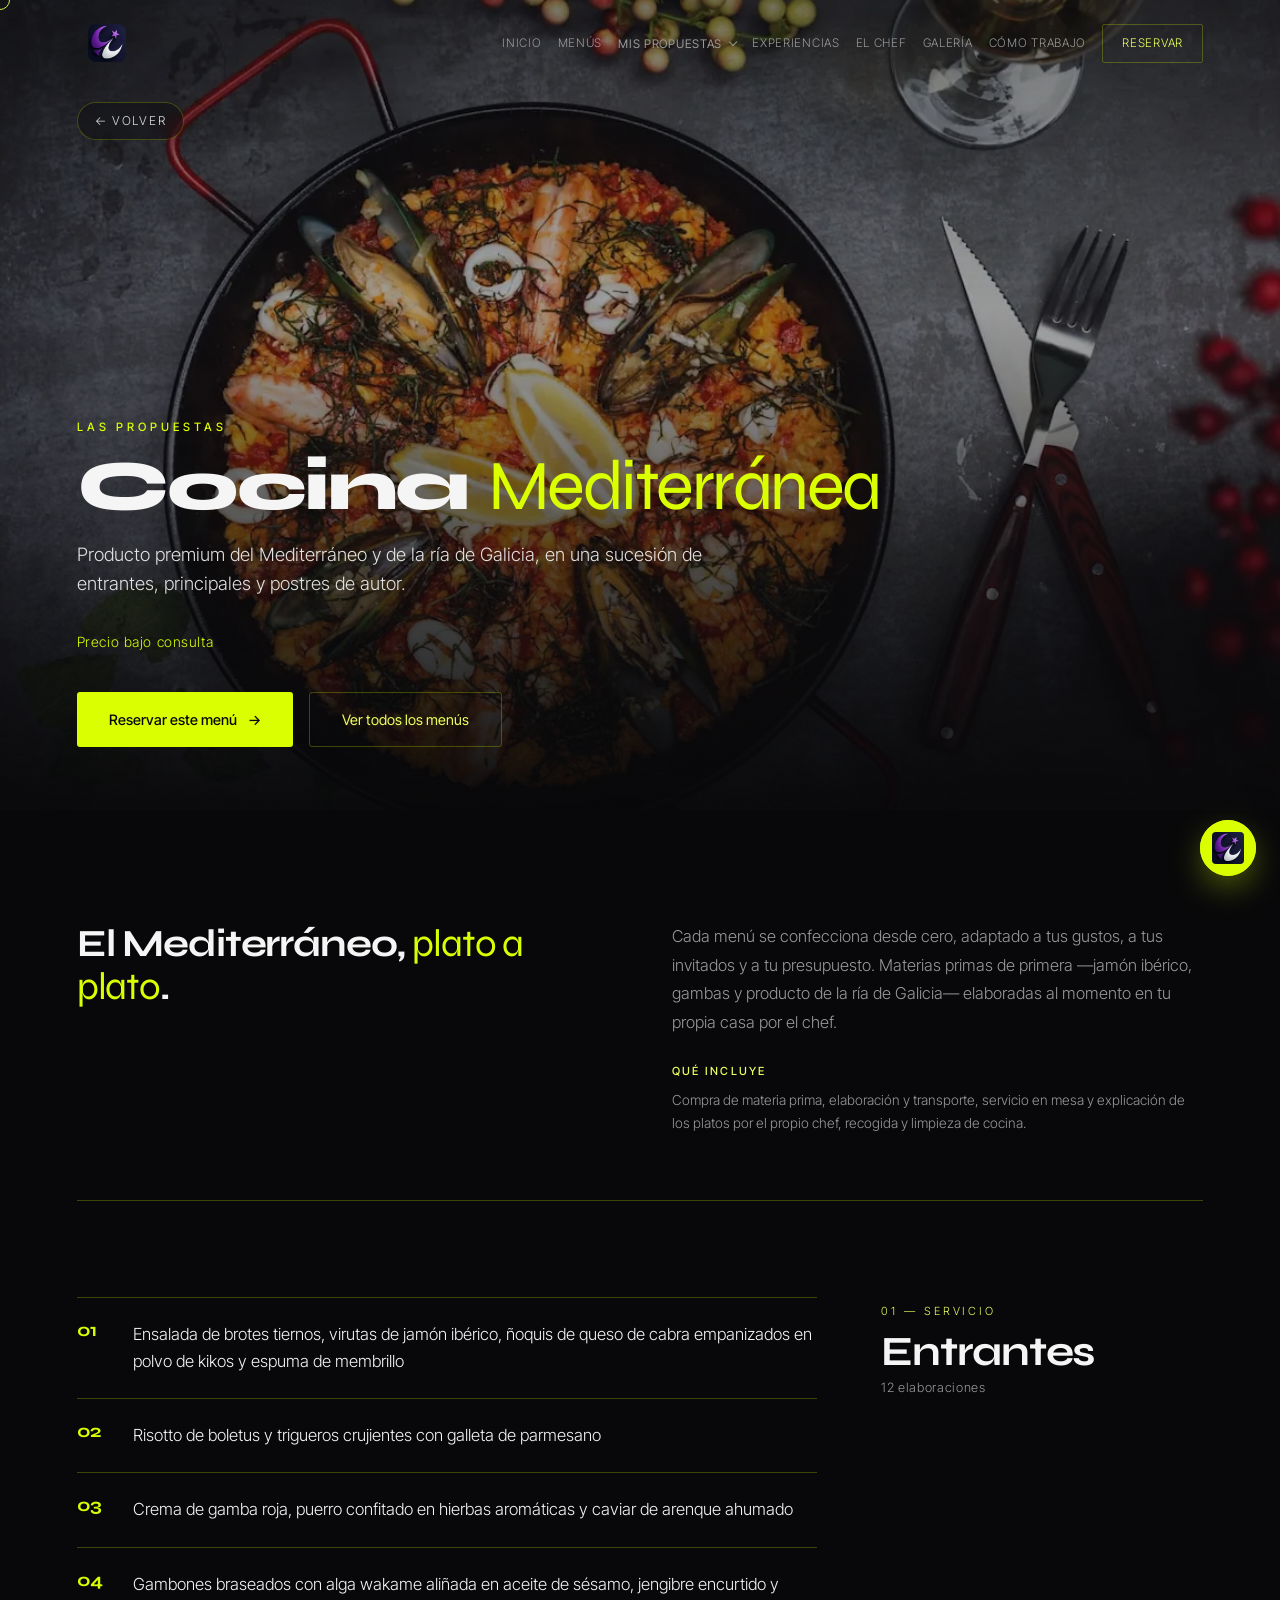
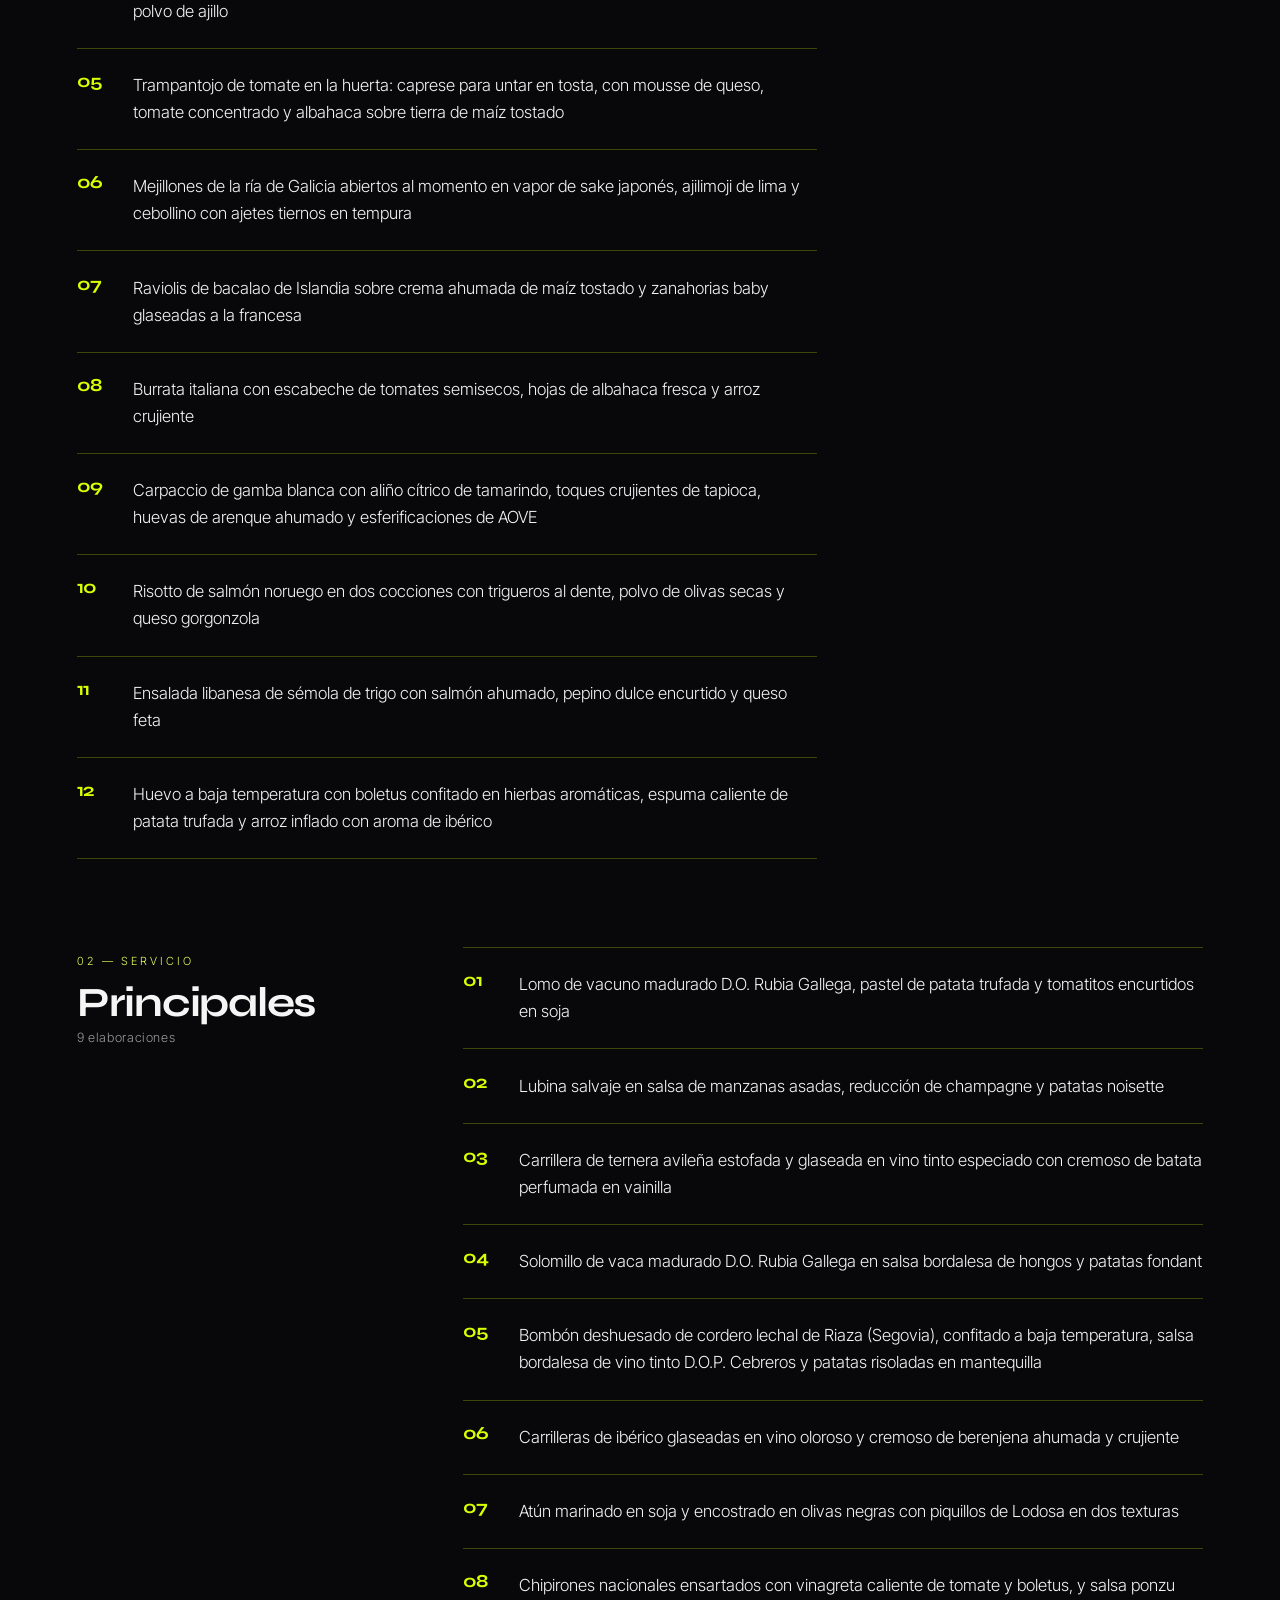
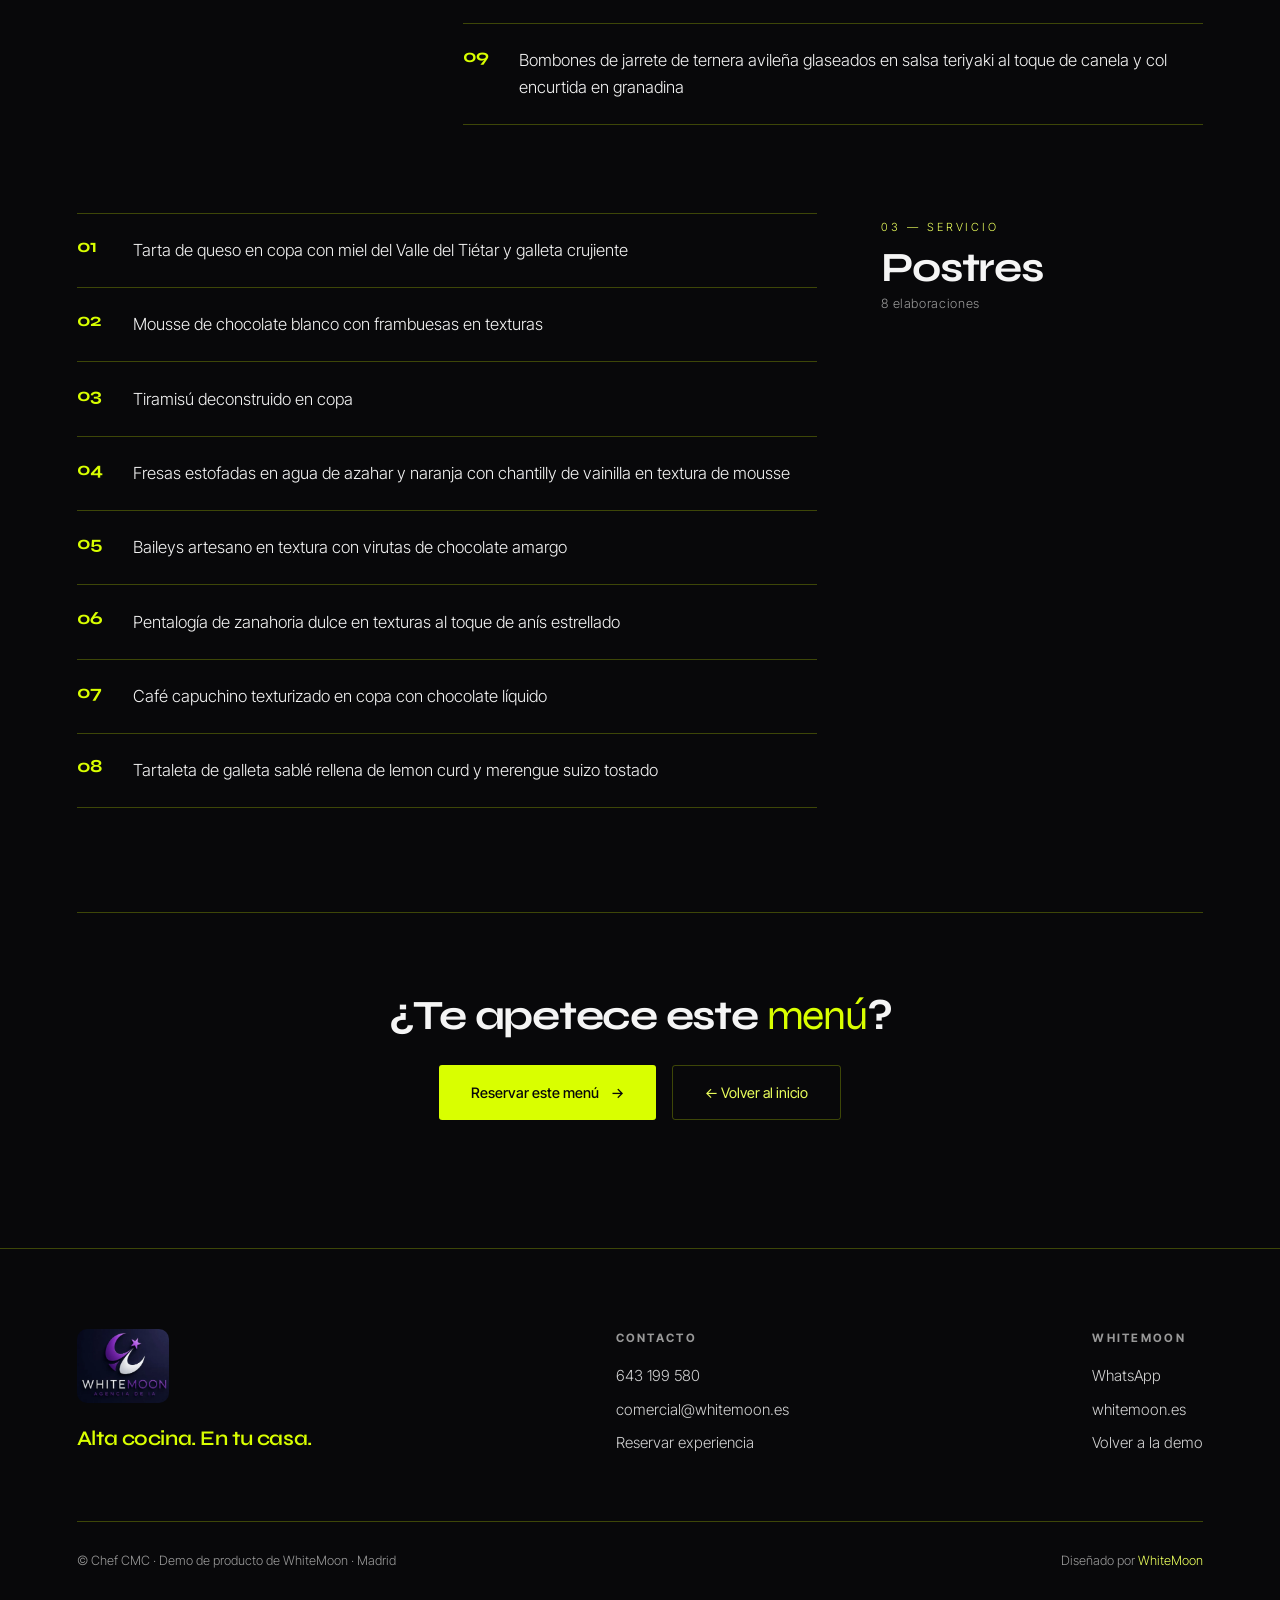
<file: menu/mediterraneo/index.html>
<!DOCTYPE html>
<html lang="es">
<head>
<meta charset="UTF-8" />
<meta name="viewport" content="width=device-width, initial-scale=1.0" />
<title>Cocina Mediterránea · Chef CMC (demo WhiteMoon)</title>
<meta name="robots" content="noindex, nofollow" />
<meta name="description" content="Cocina Mediterránea — menú de ejemplo de la demo de chef privado a domicilio de WhiteMoon Agencia IA. Producto premium del Mediterráneo y de la ría de Galicia, en una sucesión de entrantes, principales y postres de autor." />
<link rel="preconnect" href="https://fonts.googleapis.com" />
<link rel="preconnect" href="https://fonts.gstatic.com" crossorigin />
<link href="https://fonts.googleapis.com/css2?family=Syne:wght@400;500;600;700;800&family=Inter+Tight:wght@300;400;500;600&display=swap" rel="stylesheet" />
<link rel="stylesheet" href="../../assets/menu.css" />
</head>
<body>

<div class="cursor" id="cursor"></div>

<nav class="nav" id="nav">
  <a class="nav__logo" href="../../" data-cursor>
    <picture>
      <source srcset="../../assets/img/whitemoon-mark.webp" type="image/webp" />
      <img src="../../assets/img/whitemoon-mark.jpg" alt="WhiteMoon Agencia IA" width="38" height="38" />
    </picture>
    <b>Chef <i>CMC</i></b>
  </a>
  <div class="nav__links">
    <a href="../../" data-cursor>Inicio</a>
    <a href="../../#menus" data-cursor>Menús</a>
    <div class="nav__drop" id="navDrop">
      <button class="nav__drop-toggle" type="button" aria-haspopup="true" aria-expanded="false" data-cursor>Mis propuestas<i class="nav__caret" aria-hidden="true"></i></button>
      <div class="nav__drop-menu" role="menu" aria-label="Mis propuestas"></div>
    </div>
    <a href="../../#experiencias" data-cursor>Experiencias</a>
    <a href="../../#chef" data-cursor>El Chef</a>
    <a href="../../#galeria" data-cursor>Galería</a>
    <a href="../../#como-trabajo" data-cursor>Cómo trabajo</a>
    <a href="../../#cta" class="nav__cta" data-cursor>Reservar</a>
  </div>
  <div class="nav__burger" id="burger" aria-label="Abrir menú" aria-expanded="false" aria-controls="navMobile"><span></span><span></span><span></span></div>
</nav>

<div class="nav__mobile" id="navMobile" aria-hidden="true">
  <a href="../../">Inicio</a>
  <a href="../../#menus">Menús</a>
  <div class="nav__mdrop" id="navMobileDrop">
    <button class="nav__mdrop-toggle" type="button" aria-expanded="false">Mis propuestas<i class="nav__caret" aria-hidden="true"></i></button>
    <div class="nav__mdrop-menu"></div>
  </div>
  <a href="../../#experiencias">Experiencias</a>
  <a href="../../#chef">El Chef</a>
  <a href="../../#galeria">Galería</a>
  <a href="../../#como-trabajo">Cómo trabajo</a>
  <a href="../../#cta" class="nav__cta">Reservar</a>
</div>

<header class="mhero">
  <picture>
    <source srcset="../../assets/img/cocina-mediterranea.webp" type="image/webp" />
    <img class="mhero__bg" src="../../assets/img/cocina-mediterranea.jpg" alt="" width="1200" height="900"
         style="position:absolute;top:0;left:0;width:100%;height:100%;object-fit:cover;z-index:0" />
  </picture>
  <div class="mhero__ov"></div>
  <a class="back-link" href="../../">← Volver</a>
  <div class="mhero__inner">
    <span class="eyebrow">Las propuestas</span>
    <h1>Cocina <em>Mediterránea</em></h1>
    <p class="mhero__sub">Producto premium del Mediterráneo y de la ría de Galicia, en una sucesión de entrantes, principales y postres de autor.</p>
    <div class="mhero__meta">
      <span class="mprice">Precio bajo consulta</span>
    </div>
    <div class="mhero__cta">
      <button class="btn-acid" data-openchat data-menu="Cocina Mediterránea">Reservar este menú <span class="arr">→</span></button>
      <a class="btn-ghost" href="../../#menus">Ver todos los menús</a>
    </div>
  </div>
</header>

<section class="menu-sec">
  <div class="wrap">
    <div class="menu-intro rv">
      <h2>El Mediterráneo, <em>plato a plato</em>.</h2>
      <div>
        <p>Cada menú se confecciona desde cero, adaptado a tus gustos, a tus invitados y a tu presupuesto. Materias primas de primera —jamón ibérico, gambas y producto de la ría de Galicia— elaboradas al momento en tu propia casa por el chef.</p>
        <div class="menu-incluye"><b>Qué incluye</b>Compra de materia prima, elaboración y transporte, servicio en mesa y explicación de los platos por el propio chef, recogida y limpieza de cocina.</div>
      </div>
    </div>

    <div class="course rv">
      <div class="course__head">
        <span class="num">01 — Servicio</span>
        <h2>Entrantes</h2>
        <span class="count">12 elaboraciones</span>
      </div>
      <div class="course__list">
        <div class="dish"><span class="n">01</span><span class="t">Ensalada de brotes tiernos, virutas de jamón ibérico, ñoquis de queso de cabra empanizados en polvo de kikos y espuma de membrillo</span></div>
        <div class="dish"><span class="n">02</span><span class="t">Risotto de boletus y trigueros crujientes con galleta de parmesano</span></div>
        <div class="dish"><span class="n">03</span><span class="t">Crema de gamba roja, puerro confitado en hierbas aromáticas y caviar de arenque ahumado</span></div>
        <div class="dish"><span class="n">04</span><span class="t">Gambones braseados con alga wakame aliñada en aceite de sésamo, jengibre encurtido y polvo de ajillo</span></div>
        <div class="dish"><span class="n">05</span><span class="t">Trampantojo de tomate en la huerta: caprese para untar en tosta, con mousse de queso, tomate concentrado y albahaca sobre tierra de maíz tostado</span></div>
        <div class="dish"><span class="n">06</span><span class="t">Mejillones de la ría de Galicia abiertos al momento en vapor de sake japonés, ajilimoji de lima y cebollino con ajetes tiernos en tempura</span></div>
        <div class="dish"><span class="n">07</span><span class="t">Raviolis de bacalao de Islandia sobre crema ahumada de maíz tostado y zanahorias baby glaseadas a la francesa</span></div>
        <div class="dish"><span class="n">08</span><span class="t">Burrata italiana con escabeche de tomates semisecos, hojas de albahaca fresca y arroz crujiente</span></div>
        <div class="dish"><span class="n">09</span><span class="t">Carpaccio de gamba blanca con aliño cítrico de tamarindo, toques crujientes de tapioca, huevas de arenque ahumado y esferificaciones de AOVE</span></div>
        <div class="dish"><span class="n">10</span><span class="t">Risotto de salmón noruego en dos cocciones con trigueros al dente, polvo de olivas secas y queso gorgonzola</span></div>
        <div class="dish"><span class="n">11</span><span class="t">Ensalada libanesa de sémola de trigo con salmón ahumado, pepino dulce encurtido y queso feta</span></div>
        <div class="dish"><span class="n">12</span><span class="t">Huevo a baja temperatura con boletus confitado en hierbas aromáticas, espuma caliente de patata trufada y arroz inflado con aroma de ibérico</span></div>
      </div>
    </div>
    <div class="course rv">
      <div class="course__head">
        <span class="num">02 — Servicio</span>
        <h2>Principales</h2>
        <span class="count">9 elaboraciones</span>
      </div>
      <div class="course__list">
        <div class="dish"><span class="n">01</span><span class="t">Lomo de vacuno madurado D.O. Rubia Gallega, pastel de patata trufada y tomatitos encurtidos en soja</span></div>
        <div class="dish"><span class="n">02</span><span class="t">Lubina salvaje en salsa de manzanas asadas, reducción de champagne y patatas noisette</span></div>
        <div class="dish"><span class="n">03</span><span class="t">Carrillera de ternera avileña estofada y glaseada en vino tinto especiado con cremoso de batata perfumada en vainilla</span></div>
        <div class="dish"><span class="n">04</span><span class="t">Solomillo de vaca madurado D.O. Rubia Gallega en salsa bordalesa de hongos y patatas fondant</span></div>
        <div class="dish"><span class="n">05</span><span class="t">Bombón deshuesado de cordero lechal de Riaza (Segovia), confitado a baja temperatura, salsa bordalesa de vino tinto D.O.P. Cebreros y patatas risoladas en mantequilla</span></div>
        <div class="dish"><span class="n">06</span><span class="t">Carrilleras de ibérico glaseadas en vino oloroso y cremoso de berenjena ahumada y crujiente</span></div>
        <div class="dish"><span class="n">07</span><span class="t">Atún marinado en soja y encostrado en olivas negras con piquillos de Lodosa en dos texturas</span></div>
        <div class="dish"><span class="n">08</span><span class="t">Chipirones nacionales ensartados con vinagreta caliente de tomate y boletus, y salsa ponzu</span></div>
        <div class="dish"><span class="n">09</span><span class="t">Bombones de jarrete de ternera avileña glaseados en salsa teriyaki al toque de canela y col encurtida en granadina</span></div>
      </div>
    </div>
    <div class="course rv">
      <div class="course__head">
        <span class="num">03 — Servicio</span>
        <h2>Postres</h2>
        <span class="count">8 elaboraciones</span>
      </div>
      <div class="course__list">
        <div class="dish"><span class="n">01</span><span class="t">Tarta de queso en copa con miel del Valle del Tiétar y galleta crujiente</span></div>
        <div class="dish"><span class="n">02</span><span class="t">Mousse de chocolate blanco con frambuesas en texturas</span></div>
        <div class="dish"><span class="n">03</span><span class="t">Tiramisú deconstruido en copa</span></div>
        <div class="dish"><span class="n">04</span><span class="t">Fresas estofadas en agua de azahar y naranja con chantilly de vainilla en textura de mousse</span></div>
        <div class="dish"><span class="n">05</span><span class="t">Baileys artesano en textura con virutas de chocolate amargo</span></div>
        <div class="dish"><span class="n">06</span><span class="t">Pentalogía de zanahoria dulce en texturas al toque de anís estrellado</span></div>
        <div class="dish"><span class="n">07</span><span class="t">Café capuchino texturizado en copa con chocolate líquido</span></div>
        <div class="dish"><span class="n">08</span><span class="t">Tartaleta de galleta sablé rellena de lemon curd y merengue suizo tostado</span></div>
      </div>
    </div>

    <div class="menu-foot-cta rv">
      <h2>¿Te apetece este <em>menú</em>?</h2>
      <div class="row">
        <button class="btn-acid" data-openchat data-menu="Cocina Mediterránea">Reservar este menú <span class="arr">→</span></button>
        <a class="btn-ghost" href="../../">← Volver al inicio</a>
      </div>
    </div>
  </div>
</section>

<footer class="footer">
  <div class="wrap">
    <div class="footer__grid">
      <div>
        <div class="footer__logo">
          <picture>
            <source srcset="../../assets/img/whitemoon-logo.webp" type="image/webp" />
            <img src="../../assets/img/whitemoon-logo.jpg" alt="WhiteMoon Agencia IA" width="560" height="450" loading="lazy" />
          </picture>
        </div>
        <p class="footer__tag">Alta cocina. En tu casa.</p>
      </div>
      <div class="footer__col">
        <h4>Contacto</h4>
        <a href="tel:+34643199580">643 199 580</a>
        <a href="mailto:comercial@whitemoon.es">comercial@whitemoon.es</a>
        <a href="../../#cta">Reservar experiencia</a>
      </div>
      <div class="footer__col">
        <h4>WhiteMoon</h4>
        <a href="https://wa.me/34643199580" target="_blank" rel="noopener">WhatsApp</a>
        <a href="https://whitemoon.es" target="_blank" rel="noopener">whitemoon.es</a>
        <a href="../../">Volver a la demo</a>
      </div>
    </div>
    <div class="footer__btm">
      <span>© Chef CMC · Demo de producto de WhiteMoon · Madrid</span>
      <span>Diseñado por <a href="https://whitemoon.es" target="_blank" rel="noopener">WhiteMoon</a></span>
    </div>
  </div>
</footer>

<div class="fab" id="fab" aria-label="Abrir chat con LUNA" role="button" tabindex="0">
  <span class="ping"></span>
  <picture>
    <source srcset="../../assets/img/whitemoon-mark.webp" type="image/webp" />
    <img src="../../assets/img/whitemoon-mark.jpg" alt="" width="32" height="32" />
  </picture>
</div>
<div class="chat" id="chat" aria-live="polite">
  <div class="chat__head">
    <picture>
      <source srcset="../../assets/img/whitemoon-mark.webp" type="image/webp" />
      <img class="chat__av" src="../../assets/img/whitemoon-mark.jpg" alt="WhiteMoon" width="40" height="40" />
    </picture>
    <div class="chat__id"><b>LUNA</b><span>Chef CMC</span></div>
    <div class="chat__close" id="chatClose">×</div>
  </div>
  <div class="chat__body" id="chatBody"></div>
  <div class="chat__quick" id="chatQuick">
    <button data-q="Quiero reservar una experiencia">Reservar experiencia</button>
    <button data-q="¿Qué menús y cocinas ofrecéis?">Ver menús</button>
    <button data-q="Cuéntame sobre el bono regalo">Bono regalo</button>
    <button data-q="¿Cómo funcionan los precios y la disponibilidad?">Precios y disponibilidad</button>
  </div>
  <div class="chat__foot">
    <input id="chatInput" type="text" placeholder="Escribe tu mensaje…" autocomplete="off" />
    <button id="chatSend" aria-label="Enviar">
      <svg viewBox="0 0 24 24" width="18" height="18" fill="none" stroke="currentColor" stroke-width="2" stroke-linecap="round" stroke-linejoin="round"><line x1="22" y1="2" x2="11" y2="13"/><polygon points="22 2 15 22 11 13 2 9 22 2"/></svg>
    </button>
  </div>
</div>

<script src="../../assets/menu.js"></script>
</body>
</html>
</file>
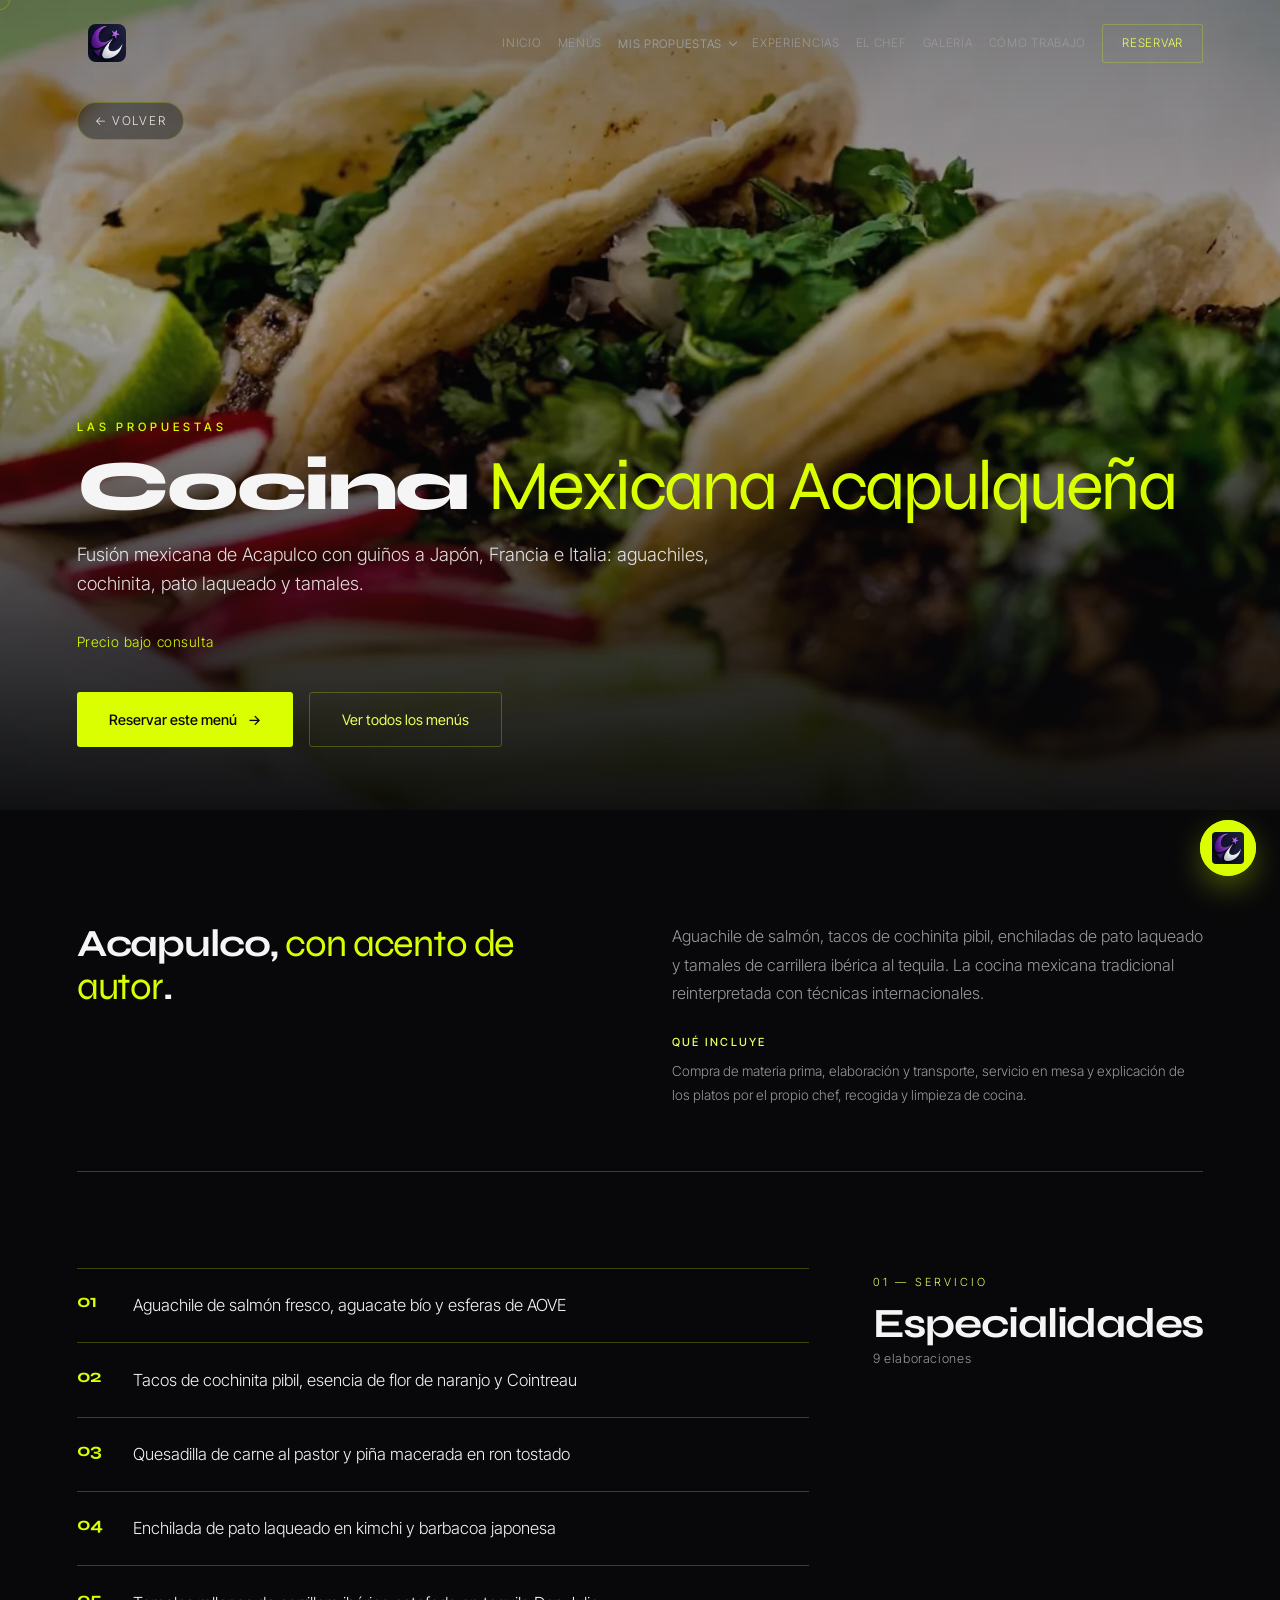
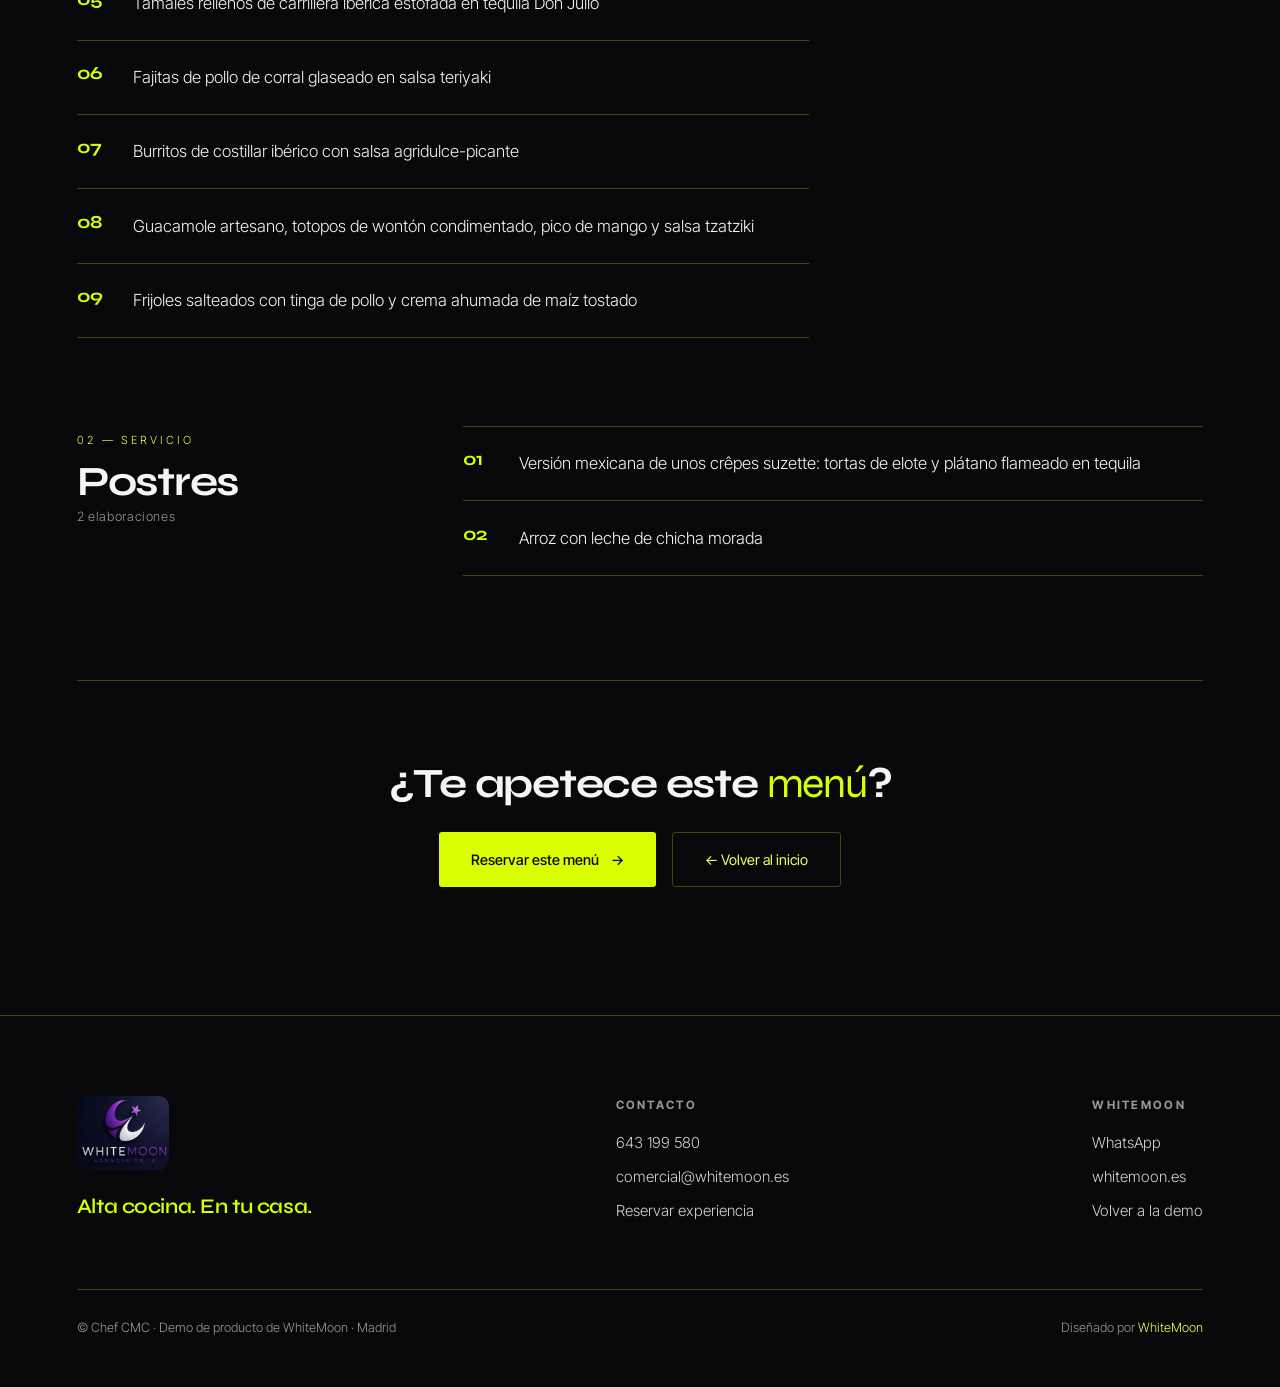
<file: menu/mexicano-acapulqueno/index.html>
<!DOCTYPE html>
<html lang="es">
<head>
<meta charset="UTF-8" />
<meta name="viewport" content="width=device-width, initial-scale=1.0" />
<title>Cocina Mexicana Acapulqueña · Chef CMC (demo WhiteMoon)</title>
<meta name="robots" content="noindex, nofollow" />
<meta name="description" content="Cocina Mexicana Acapulqueña — menú de ejemplo de la demo de chef privado a domicilio de WhiteMoon Agencia IA. Fusión mexicana de Acapulco con guiños a Japón, Francia e Italia: aguachiles, cochinita, pato laqueado y tamales." />
<link rel="preconnect" href="https://fonts.googleapis.com" />
<link rel="preconnect" href="https://fonts.gstatic.com" crossorigin />
<link href="https://fonts.googleapis.com/css2?family=Syne:wght@400;500;600;700;800&family=Inter+Tight:wght@300;400;500;600&display=swap" rel="stylesheet" />
<link rel="stylesheet" href="../../assets/menu.css" />
</head>
<body>

<div class="cursor" id="cursor"></div>

<nav class="nav" id="nav">
  <a class="nav__logo" href="../../" data-cursor>
    <picture>
      <source srcset="../../assets/img/whitemoon-mark.webp" type="image/webp" />
      <img src="../../assets/img/whitemoon-mark.jpg" alt="WhiteMoon Agencia IA" width="38" height="38" />
    </picture>
    <b>Chef <i>CMC</i></b>
  </a>
  <div class="nav__links">
    <a href="../../" data-cursor>Inicio</a>
    <a href="../../#menus" data-cursor>Menús</a>
    <div class="nav__drop" id="navDrop">
      <button class="nav__drop-toggle" type="button" aria-haspopup="true" aria-expanded="false" data-cursor>Mis propuestas<i class="nav__caret" aria-hidden="true"></i></button>
      <div class="nav__drop-menu" role="menu" aria-label="Mis propuestas"></div>
    </div>
    <a href="../../#experiencias" data-cursor>Experiencias</a>
    <a href="../../#chef" data-cursor>El Chef</a>
    <a href="../../#galeria" data-cursor>Galería</a>
    <a href="../../#como-trabajo" data-cursor>Cómo trabajo</a>
    <a href="../../#cta" class="nav__cta" data-cursor>Reservar</a>
  </div>
  <div class="nav__burger" id="burger" aria-label="Abrir menú" aria-expanded="false" aria-controls="navMobile"><span></span><span></span><span></span></div>
</nav>

<div class="nav__mobile" id="navMobile" aria-hidden="true">
  <a href="../../">Inicio</a>
  <a href="../../#menus">Menús</a>
  <div class="nav__mdrop" id="navMobileDrop">
    <button class="nav__mdrop-toggle" type="button" aria-expanded="false">Mis propuestas<i class="nav__caret" aria-hidden="true"></i></button>
    <div class="nav__mdrop-menu"></div>
  </div>
  <a href="../../#experiencias">Experiencias</a>
  <a href="../../#chef">El Chef</a>
  <a href="../../#galeria">Galería</a>
  <a href="../../#como-trabajo">Cómo trabajo</a>
  <a href="../../#cta" class="nav__cta">Reservar</a>
</div>

<header class="mhero">
  <picture>
    <source srcset="../../assets/img/cocina-mexicana.webp" type="image/webp" />
    <img class="mhero__bg" src="../../assets/img/cocina-mexicana.jpg" alt="" width="1400" height="700"
         style="position:absolute;top:0;left:0;width:100%;height:100%;object-fit:cover;z-index:0" />
  </picture>
  <div class="mhero__ov"></div>
  <a class="back-link" href="../../">← Volver</a>
  <div class="mhero__inner">
    <span class="eyebrow">Las propuestas</span>
    <h1>Cocina <em>Mexicana Acapulqueña</em></h1>
    <p class="mhero__sub">Fusión mexicana de Acapulco con guiños a Japón, Francia e Italia: aguachiles, cochinita, pato laqueado y tamales.</p>
    <div class="mhero__meta">
      <span class="mprice">Precio bajo consulta</span>
    </div>
    <div class="mhero__cta">
      <button class="btn-acid" data-openchat data-menu="Cocina Mexicana Acapulqueña">Reservar este menú <span class="arr">→</span></button>
      <a class="btn-ghost" href="../../#menus">Ver todos los menús</a>
    </div>
  </div>
</header>

<section class="menu-sec">
  <div class="wrap">
    <div class="menu-intro rv">
      <h2>Acapulco, <em>con acento de autor</em>.</h2>
      <div>
        <p>Aguachile de salmón, tacos de cochinita pibil, enchiladas de pato laqueado y tamales de carrillera ibérica al tequila. La cocina mexicana tradicional reinterpretada con técnicas internacionales.</p>
        <div class="menu-incluye"><b>Qué incluye</b>Compra de materia prima, elaboración y transporte, servicio en mesa y explicación de los platos por el propio chef, recogida y limpieza de cocina.</div>
      </div>
    </div>

    <div class="course rv">
      <div class="course__head">
        <span class="num">01 — Servicio</span>
        <h2>Especialidades</h2>
        <span class="count">9 elaboraciones</span>
      </div>
      <div class="course__list">
        <div class="dish"><span class="n">01</span><span class="t">Aguachile de salmón fresco, aguacate bío y esferas de AOVE</span></div>
        <div class="dish"><span class="n">02</span><span class="t">Tacos de cochinita pibil, esencia de flor de naranjo y Cointreau</span></div>
        <div class="dish"><span class="n">03</span><span class="t">Quesadilla de carne al pastor y piña macerada en ron tostado</span></div>
        <div class="dish"><span class="n">04</span><span class="t">Enchilada de pato laqueado en kimchi y barbacoa japonesa</span></div>
        <div class="dish"><span class="n">05</span><span class="t">Tamales rellenos de carrillera ibérica estofada en tequila Don Julio</span></div>
        <div class="dish"><span class="n">06</span><span class="t">Fajitas de pollo de corral glaseado en salsa teriyaki</span></div>
        <div class="dish"><span class="n">07</span><span class="t">Burritos de costillar ibérico con salsa agridulce-picante</span></div>
        <div class="dish"><span class="n">08</span><span class="t">Guacamole artesano, totopos de wontón condimentado, pico de mango y salsa tzatziki</span></div>
        <div class="dish"><span class="n">09</span><span class="t">Frijoles salteados con tinga de pollo y crema ahumada de maíz tostado</span></div>
      </div>
    </div>
    <div class="course rv">
      <div class="course__head">
        <span class="num">02 — Servicio</span>
        <h2>Postres</h2>
        <span class="count">2 elaboraciones</span>
      </div>
      <div class="course__list">
        <div class="dish"><span class="n">01</span><span class="t">Versión mexicana de unos crêpes suzette: tortas de elote y plátano flameado en tequila</span></div>
        <div class="dish"><span class="n">02</span><span class="t">Arroz con leche de chicha morada</span></div>
      </div>
    </div>

    <div class="menu-foot-cta rv">
      <h2>¿Te apetece este <em>menú</em>?</h2>
      <div class="row">
        <button class="btn-acid" data-openchat data-menu="Cocina Mexicana Acapulqueña">Reservar este menú <span class="arr">→</span></button>
        <a class="btn-ghost" href="../../">← Volver al inicio</a>
      </div>
    </div>
  </div>
</section>

<footer class="footer">
  <div class="wrap">
    <div class="footer__grid">
      <div>
        <div class="footer__logo">
          <picture>
            <source srcset="../../assets/img/whitemoon-logo.webp" type="image/webp" />
            <img src="../../assets/img/whitemoon-logo.jpg" alt="WhiteMoon Agencia IA" width="560" height="450" loading="lazy" />
          </picture>
        </div>
        <p class="footer__tag">Alta cocina. En tu casa.</p>
      </div>
      <div class="footer__col">
        <h4>Contacto</h4>
        <a href="tel:+34643199580">643 199 580</a>
        <a href="mailto:comercial@whitemoon.es">comercial@whitemoon.es</a>
        <a href="../../#cta">Reservar experiencia</a>
      </div>
      <div class="footer__col">
        <h4>WhiteMoon</h4>
        <a href="https://wa.me/34643199580" target="_blank" rel="noopener">WhatsApp</a>
        <a href="https://whitemoon.es" target="_blank" rel="noopener">whitemoon.es</a>
        <a href="../../">Volver a la demo</a>
      </div>
    </div>
    <div class="footer__btm">
      <span>© Chef CMC · Demo de producto de WhiteMoon · Madrid</span>
      <span>Diseñado por <a href="https://whitemoon.es" target="_blank" rel="noopener">WhiteMoon</a></span>
    </div>
  </div>
</footer>

<div class="fab" id="fab" aria-label="Abrir chat con LUNA" role="button" tabindex="0">
  <span class="ping"></span>
  <picture>
    <source srcset="../../assets/img/whitemoon-mark.webp" type="image/webp" />
    <img src="../../assets/img/whitemoon-mark.jpg" alt="" width="32" height="32" />
  </picture>
</div>
<div class="chat" id="chat" aria-live="polite">
  <div class="chat__head">
    <picture>
      <source srcset="../../assets/img/whitemoon-mark.webp" type="image/webp" />
      <img class="chat__av" src="../../assets/img/whitemoon-mark.jpg" alt="WhiteMoon" width="40" height="40" />
    </picture>
    <div class="chat__id"><b>LUNA</b><span>Chef CMC</span></div>
    <div class="chat__close" id="chatClose">×</div>
  </div>
  <div class="chat__body" id="chatBody"></div>
  <div class="chat__quick" id="chatQuick">
    <button data-q="Quiero reservar una experiencia">Reservar experiencia</button>
    <button data-q="¿Qué menús y cocinas ofrecéis?">Ver menús</button>
    <button data-q="Cuéntame sobre el bono regalo">Bono regalo</button>
    <button data-q="¿Cómo funcionan los precios y la disponibilidad?">Precios y disponibilidad</button>
  </div>
  <div class="chat__foot">
    <input id="chatInput" type="text" placeholder="Escribe tu mensaje…" autocomplete="off" />
    <button id="chatSend" aria-label="Enviar">
      <svg viewBox="0 0 24 24" width="18" height="18" fill="none" stroke="currentColor" stroke-width="2" stroke-linecap="round" stroke-linejoin="round"><line x1="22" y1="2" x2="11" y2="13"/><polygon points="22 2 15 22 11 13 2 9 22 2"/></svg>
    </button>
  </div>
</div>

<script src="../../assets/menu.js"></script>
</body>
</html>
</file>
<file: assets/menu.css>
/* ==========================================================================
   WhiteMoon · Chef Privado (demo) — estilos compartidos de las páginas de menú
   Reutiliza el sistema de diseño de index.html (negro + amarillo fluor,
   Syne + Inter Tight) para que las páginas sean idénticas en estética.
   ========================================================================== */
:root{
  --bg:#08080A;
  --bg2:#0E0E11;
  --card:#121216;
  --acid:#D9FF00;
  --acid2:#EBFF5C;
  --text:#F5F5F5;
  --muted:#999999;
  --border:rgba(217,255,0,0.25);
  --display:'Syne',system-ui,sans-serif;
  --sans:'Inter Tight',system-ui,sans-serif;
  --maxw:1280px;
}
*{margin:0;padding:0;box-sizing:border-box}
html{scroll-behavior:smooth}
body{
  background:var(--bg);color:var(--text);font-family:var(--sans);
  font-weight:300;line-height:1.6;-webkit-font-smoothing:antialiased;overflow-x:hidden;
}
a{color:inherit;text-decoration:none}
/* Ver nota en index.html: <picture> no debe generar caja. */
picture{display:contents}
/* height:auto es obligatorio junto a max-width: los atributos width/height de
   las <img> (que ponemos para reservar espacio y evitar CLS) actuan como
   presentational hints, y donde el CSS solo fija el ancho dejaban el alto
   clavado al del atributo (la foto del chef salia 410x1200). Las reglas que
   necesitan height:100% son mas especificas y siguen ganando. */
img{display:block;max-width:100%;height:auto}
::selection{background:var(--acid);color:var(--bg)}
.wrap{max-width:var(--maxw);margin:0 auto;padding:0 6vw}
.display{font-family:var(--display)}
.eyebrow{font-size:.72rem;letter-spacing:.34em;text-transform:uppercase;color:var(--acid);font-weight:500}

/* ---------- Custom cursor ---------- */
.cursor{
  position:fixed;top:0;left:0;width:20px;height:20px;border-radius:50%;
  border:1px solid var(--acid2);pointer-events:none;z-index:9999;
  transform:translate(-50%,-50%);mix-blend-mode:difference;
  transition:width .25s ease,height .25s ease,background .25s ease;will-change:transform;
}
.cursor.is-active{width:54px;height:54px;background:rgba(235,255,92,.15)}
@media (hover:none),(max-width:900px){.cursor{display:none}}

/* ---------- Nav (idéntico a index.html) ---------- */
.nav{
  position:fixed;top:0;left:0;width:100%;z-index:900;
  display:flex;align-items:center;justify-content:space-between;
  padding:1.5rem 6vw;transition:background .5s ease,padding .5s ease,backdrop-filter .5s ease;
}
.nav::after{
  content:"";position:absolute;left:0;bottom:0;width:100%;height:1px;
  background:linear-gradient(90deg,transparent,var(--acid),transparent);
  transform:scaleX(0);opacity:0;transition:.6s ease;
}
.nav.scrolled{background:rgba(8,8,10,.82);backdrop-filter:blur(14px);padding:.9rem 6vw}
.nav.scrolled::after{transform:scaleX(1);opacity:.55}
.nav__logo{display:flex;align-items:center;gap:.7rem}
.nav__logo img{height:38px;width:38px;border-radius:8px;object-fit:cover}
.nav__logo b{font-family:var(--display);font-weight:700;font-size:.92rem;letter-spacing:-.01em;color:var(--text);white-space:nowrap}
.nav__logo b i{font-style:normal;font-weight:400;color:var(--acid)}
.nav__links{display:flex;gap:1.5rem;align-items:center}
.nav{gap:1.2rem}
.nav__logo{flex:0 0 auto}
.nav__links{flex:0 1 auto;min-width:0;flex-wrap:nowrap}
/* sin nowrap, "MIS PROPUESTAS" y "COMO TRABAJO" partian en dos lineas y la barra
   crecia hasta solaparse con el logotipo */
.nav__links a,.nav__drop-toggle{white-space:nowrap}
.nav__links a{
  font-size:.82rem;letter-spacing:.12em;text-transform:uppercase;color:var(--muted);
  position:relative;transition:color .3s ease;
}
.nav__links a::after{
  content:"";position:absolute;left:0;bottom:-6px;width:100%;height:1px;
  background:var(--acid);transform:scaleX(0);transform-origin:left;transition:.35s ease;
}
.nav__links a:hover{color:var(--text)}
.nav__links a:hover::after{transform:scaleX(1)}
.nav__cta{border:1px solid var(--border);padding:.55rem 1.2rem;border-radius:2px;color:var(--acid2)!important}
.nav__cta:hover{background:var(--acid);color:var(--bg)!important;border-color:var(--acid)}
.nav__burger{display:none;flex-direction:column;gap:5px;cursor:pointer;position:relative;z-index:945}
.nav__burger span{width:26px;height:1.5px;background:var(--text);transition:transform .3s ease,opacity .3s ease}
.nav__burger.open span:nth-child(1){transform:translateY(6.5px) rotate(45deg)}
.nav__burger.open span:nth-child(2){opacity:0}
.nav__burger.open span:nth-child(3){transform:translateY(-6.5px) rotate(-45deg)}

/* ---------- Navbar dropdown "Mis propuestas" ---------- */
.nav__caret{
  display:inline-block;width:6px;height:6px;margin-left:.5rem;
  border-right:1.5px solid currentColor;border-bottom:1.5px solid currentColor;
  transform:translateY(-2px) rotate(45deg);transition:transform .3s ease;
}
.nav__drop{position:relative}
.nav__drop-toggle{
  font-family:inherit;font-size:.82rem;letter-spacing:.12em;text-transform:uppercase;
  color:var(--muted);background:none;border:0;padding:0;cursor:pointer;
  display:inline-flex;align-items:center;transition:color .3s ease;
}
.nav__drop-toggle:hover,.nav__drop:hover .nav__drop-toggle{color:var(--text)}
.nav__drop:hover .nav__caret{transform:translateY(1px) rotate(225deg)}
.nav__drop-menu{
  position:absolute;top:calc(100% + 16px);left:50%;transform:translateX(-50%) translateY(10px);
  min-width:340px;background:#0E0E11;border:1px solid rgba(217,255,0,0.3);border-radius:8px;
  padding:.5rem;box-shadow:0 26px 60px rgba(0,0,0,.6);
  opacity:0;visibility:hidden;pointer-events:none;transition:opacity .3s ease,transform .3s ease;z-index:950;
}
.nav__drop-menu::before{content:"";position:absolute;left:0;right:0;top:-16px;height:16px}
.nav__drop:hover .nav__drop-menu,.nav__drop.open .nav__drop-menu{
  opacity:1;visibility:visible;pointer-events:auto;transform:translateX(-50%) translateY(0);
}
.nav__links .nav__drop-item{
  display:flex;flex-direction:column;gap:.18rem;padding:.7rem .9rem;border-radius:5px;
  text-transform:none;letter-spacing:normal;color:inherit;transition:background .25s ease;cursor:pointer;
}
.nav__links .nav__drop-item::after{display:none}
.nav__drop-name{font-family:var(--display);font-size:.98rem;font-weight:600;letter-spacing:-.01em;color:var(--text);transition:color .25s ease}
.nav__drop-desc{font-family:var(--sans);font-size:.76rem;line-height:1.45;color:var(--muted);transition:color .25s ease}
.nav__links .nav__drop-item:hover{background:#D9FF00}
.nav__links .nav__drop-item:hover .nav__drop-name,.nav__links .nav__drop-item:hover .nav__drop-desc{color:#08080A}

/* ---------- Menú móvil (hamburguesa) ---------- */
.nav__mobile{display:none}
.nav__mdrop-menu{overflow:hidden;max-height:0;transition:max-height .4s ease}
/* Entre 901 y 1240px la barra no da para el logotipo con texto + todos los
   enlaces + CTA: los links saltaban de linea y pisaban el logo. Dejamos solo
   el simbolo. */
@media(min-width:901px) and (max-width:1439px){
  .nav__logo b{display:none}
  .nav__links{gap:1rem}
  .nav__links a,.nav__drop-toggle{font-size:.74rem;letter-spacing:.06em}
  .nav__social{gap:10px;margin-left:.2rem}
}

@media(max-width:900px){
  .nav__links{display:none}
  .nav__burger{display:flex}
  .nav__mobile{
    display:block;position:fixed;top:0;left:0;width:100%;max-height:100dvh;overflow-y:auto;
    background:#0E0E11;border-bottom:1px solid rgba(217,255,0,0.3);padding:5.6rem 6vw 2.2rem;z-index:880;
    transform:translateY(-102%);opacity:0;visibility:hidden;
    transition:transform .45s cubic-bezier(.16,1,.3,1),opacity .3s ease,visibility .3s;
  }
  .nav__mobile.open{transform:translateY(0);opacity:1;visibility:visible}
  .nav__mobile a,.nav__mdrop-toggle{
    display:block;width:100%;text-align:left;font-family:inherit;
    font-size:.95rem;letter-spacing:.1em;text-transform:uppercase;color:var(--muted);
    background:none;border:0;border-bottom:1px solid rgba(217,255,0,0.14);padding:.95rem .2rem;cursor:pointer;transition:color .25s ease;
  }
  .nav__mobile a:hover,.nav__mdrop-toggle:hover{color:var(--text)}
  .nav__mdrop-toggle{display:flex;align-items:center;justify-content:space-between}
  .nav__mdrop.open .nav__mdrop-menu{max-height:720px}
  .nav__mdrop.open .nav__caret{transform:translateY(1px) rotate(225deg)}
  .nav__mobile .nav__mdrop-item{
    display:flex;flex-direction:column;gap:.15rem;padding:.75rem .8rem;margin:.35rem 0;border-radius:5px;border-bottom:0;
    text-transform:none;letter-spacing:normal;color:inherit;transition:background .25s ease;cursor:pointer;
  }
  .nav__mobile .nav__mdrop-item .nav__drop-name{font-size:1rem}
  .nav__mobile .nav__mdrop-item .nav__drop-desc{font-size:.74rem}
  .nav__mobile .nav__mdrop-item:active,.nav__mobile .nav__mdrop-item:hover{background:#D9FF00}
  .nav__mobile .nav__mdrop-item:active .nav__drop-name,.nav__mobile .nav__mdrop-item:hover .nav__drop-name,
  .nav__mobile .nav__mdrop-item:active .nav__drop-desc,.nav__mobile .nav__mdrop-item:hover .nav__drop-desc{color:#08080A}
  .nav__mobile .nav__cta{color:var(--acid2);border:1px solid var(--border);border-radius:2px;text-align:center;margin-top:1.1rem;padding:.95rem}
  .nav__mobile .nav__cta:hover{background:var(--acid);color:#08080A}
}

/* ---------- Botones ---------- */
.btn-acid{
  display:inline-flex;align-items:center;gap:.7rem;background:var(--acid);color:var(--bg);
  font-weight:500;padding:.95rem 2rem;border-radius:3px;font-size:.9rem;border:none;cursor:pointer;font-family:var(--sans);
  transition:transform .35s cubic-bezier(.16,1,.3,1),background .35s ease;
}
.btn-acid:hover{background:var(--acid2);transform:translateY(-3px)}
.btn-acid .arr{transition:transform .35s ease}
.btn-acid:hover .arr{transform:translateX(5px)}
.btn-ghost{
  display:inline-flex;align-items:center;gap:.7rem;border:1px solid var(--border);color:var(--acid2);
  font-weight:400;padding:.95rem 2rem;border-radius:3px;font-size:.9rem;transition:.35s ease;background:none;cursor:pointer;font-family:var(--sans);
}
.btn-ghost:hover{background:rgba(217,255,0,.08);border-color:var(--acid)}

/* ---------- Reveal on scroll ---------- */
.rv{opacity:0;transform:translateY(34px);transition:opacity 1s cubic-bezier(.16,1,.3,1),transform 1s cubic-bezier(.16,1,.3,1)}
.rv.in{opacity:1;transform:none}

/* ==========================================================================
   Específico de las páginas de menú
   ========================================================================== */
/* ---------- Hero con imagen real del menú ---------- */
.mhero{position:relative;min-height:90vh;display:flex;align-items:flex-end;overflow:hidden}
.mhero__bg{position:absolute;inset:0;width:100%;height:100%;object-fit:cover;z-index:0;transform:scale(1.04)}
.mhero__ov{position:absolute;inset:0;z-index:1;
  background:linear-gradient(180deg,rgba(8,8,10,.5) 0%,rgba(8,8,10,.35) 38%,rgba(8,8,10,.78) 78%,rgba(8,8,10,.96) 100%)}
.mhero__inner{position:relative;z-index:2;width:100%;max-width:var(--maxw);margin:0 auto;padding:0 6vw 7vh}
.mhero h1{font-family:var(--display);font-weight:800;font-size:clamp(2.1rem,6vw,4.4rem);line-height:1.03;letter-spacing:-.035em;margin:.7rem 0 1.1rem;max-width:18ch}
.mhero h1 em{font-style:normal;font-weight:400;color:var(--acid)}
.mhero__sub{color:var(--text);opacity:.9;max-width:60ch;font-size:clamp(1rem,1.6vw,1.15rem);margin-bottom:2rem}
.mhero__meta{display:flex;align-items:center;gap:1.4rem;flex-wrap:wrap;margin-bottom:2.4rem}
.mprice{display:inline-flex;align-items:center;font-family:var(--sans);font-size:14px;letter-spacing:.04em;color:#D9FF00}
.mhero__cta{display:flex;gap:1rem;flex-wrap:wrap}

/* ---------- Botón volver ---------- */
.back-link{
  position:absolute;top:6.4rem;left:6vw;z-index:4;display:inline-flex;align-items:center;gap:.5rem;
  font-size:.76rem;letter-spacing:.14em;text-transform:uppercase;color:var(--text);opacity:.9;
  border:1px solid var(--border);padding:.5rem 1.05rem;border-radius:40px;
  background:rgba(8,8,10,.42);backdrop-filter:blur(8px);transition:.3s ease;
}
.back-link:hover{background:var(--acid);color:#08080A;border-color:var(--acid);opacity:1}
@media(max-width:900px){.back-link{top:5.4rem}}

/* ---------- Sección de contenido del menú ---------- */
.menu-sec{padding:7rem 0 8rem}
.menu-intro{
  display:grid;grid-template-columns:1fr 1fr;gap:clamp(2rem,5vw,5rem);
  align-items:start;margin-bottom:6rem;padding-bottom:4rem;border-bottom:1px solid var(--border);
}
.menu-intro h2{font-family:var(--display);font-weight:700;font-size:clamp(1.6rem,3vw,2.5rem);letter-spacing:-.03em;line-height:1.12}
.menu-intro h2 em{font-style:normal;font-weight:400;color:var(--acid)}
.menu-intro p{color:var(--muted);font-size:1.02rem;line-height:1.75}
.menu-incluye{margin-top:1.6rem;font-size:.86rem;color:var(--muted);line-height:1.7}
.menu-incluye b{color:var(--acid2);font-weight:500;display:block;font-size:.7rem;letter-spacing:.2em;text-transform:uppercase;margin-bottom:.5rem}

/* ---------- Cursos: layout editorial asimétrico ---------- */
.course{display:grid;grid-template-columns:1fr 2.3fr;gap:clamp(2rem,5vw,5rem);align-items:start;margin:0 0 5.5rem}
.course:last-child{margin-bottom:0}
.course:nth-of-type(even){grid-template-columns:2.3fr 1fr}
.course:nth-of-type(even) .course__head{order:2}
.course__head{position:sticky;top:108px}
.course__head .num{font-size:.7rem;letter-spacing:.26em;text-transform:uppercase;color:var(--acid2)}
.course__head h2{font-family:var(--display);font-weight:700;font-size:clamp(1.6rem,3.4vw,2.6rem);letter-spacing:-.03em;line-height:1.05;margin-top:.5rem}
.course__head h2 em{font-style:normal;font-weight:400;color:var(--acid)}
.course__head .count{margin-top:.9rem;font-size:.8rem;color:var(--muted);letter-spacing:.05em}
.dish{display:grid;grid-template-columns:auto 1fr;gap:1.3rem;padding:1.45rem 0;border-bottom:1px solid var(--border)}
.dish:first-child{border-top:1px solid var(--border)}
.dish .n{font-family:var(--display);font-weight:700;font-size:1.15rem;letter-spacing:-.02em;color:var(--acid);line-height:1;min-width:2.2rem}
.dish .t{font-size:1.04rem;line-height:1.62;color:var(--text)}

/* ---------- CTA final ---------- */
.menu-foot-cta{text-align:center;margin-top:6.5rem;padding-top:5rem;border-top:1px solid var(--border)}
.menu-foot-cta h2{font-family:var(--display);font-weight:700;font-size:clamp(1.6rem,3.4vw,2.6rem);letter-spacing:-.03em;margin-bottom:1.6rem;line-height:1.1}
.menu-foot-cta h2 em{font-style:normal;font-weight:400;color:var(--acid)}
.menu-foot-cta .row{display:flex;gap:1rem;justify-content:center;flex-wrap:wrap;margin-top:.4rem}

/* ---------- Footer (idéntico a index.html) ---------- */
.footer{background:var(--bg);border-top:1px solid var(--border);padding:5rem 0 3rem}
.footer__grid{display:flex;justify-content:space-between;align-items:flex-start;gap:3rem;flex-wrap:wrap}
.footer__logo img{height:74px;width:auto;border-radius:10px;margin-bottom:1.2rem}
.footer__tag{font-family:var(--display);font-weight:600;font-size:1.3rem;letter-spacing:-.02em;color:var(--acid)}
.footer__col h4{font-size:.72rem;letter-spacing:.2em;text-transform:uppercase;color:var(--muted);margin-bottom:1rem}
.footer__col a{display:block;color:var(--text);opacity:.85;margin-bottom:.6rem;font-size:.95rem;transition:color .3s}
.footer__col a:hover{color:var(--acid2);opacity:1}
.footer__btm{margin-top:3.5rem;padding-top:1.8rem;border-top:1px solid var(--border);
  display:flex;justify-content:space-between;gap:1rem;flex-wrap:wrap;color:var(--muted);font-size:.8rem}
.footer__btm a{color:var(--acid2)}

/* ---------- Chatbot (idéntico a index.html) ---------- */
.fab{
  position:fixed;bottom:24px;right:24px;width:56px;height:56px;border-radius:50%;
  background:var(--acid);display:flex;align-items:center;justify-content:center;
  cursor:pointer;z-index:950;box-shadow:0 12px 36px -8px rgba(217,255,0,.6);transition:transform .35s cubic-bezier(.16,1,.3,1);
}
.fab:hover{transform:scale(1.08)}
.fab .ping{position:absolute;inset:0;border-radius:50%;border:1px solid var(--acid);animation:fabping 2.4s ease-out infinite}
@keyframes fabping{0%{transform:scale(1);opacity:.7}100%{transform:scale(1.6);opacity:0}}
.fab img{width:32px;height:32px;object-fit:contain;border-radius:4px}
.chat{
  position:fixed;bottom:92px;right:24px;width:380px;max-width:calc(100vw - 32px);
  height:560px;max-height:calc(100vh - 120px);background:var(--bg2);
  border:1px solid rgba(217,255,0,.2);border-radius:16px;z-index:951;
  display:flex;flex-direction:column;overflow:hidden;
  opacity:0;transform:translateY(20px) scale(.97);pointer-events:none;
  transition:opacity .35s ease,transform .35s cubic-bezier(.16,1,.3,1);box-shadow:0 30px 80px -20px rgba(0,0,0,.7);
}
.chat.open{opacity:1;transform:none;pointer-events:auto}
.chat__head{display:flex;align-items:center;gap:.8rem;padding:1.1rem 1.2rem;border-bottom:1px solid var(--border);background:rgba(217,255,0,.04)}
.chat__av{width:40px;height:40px;border-radius:10px;object-fit:cover;flex:0 0 auto;display:block}
.chat__id b{font-family:var(--display);font-size:1rem;font-weight:700;letter-spacing:.02em;display:block}
.chat__id span{font-size:.7rem;color:var(--muted);letter-spacing:.05em}
.chat__close{margin-left:auto;color:var(--muted);cursor:pointer;font-size:1.3rem;line-height:1;padding:.2rem .4rem}
.chat__close:hover{color:var(--text)}
.chat__body{flex:1;overflow-y:auto;padding:1.2rem;display:flex;flex-direction:column;gap:.9rem;scrollbar-width:thin;scrollbar-color:var(--border) transparent}
.chat__body::-webkit-scrollbar{width:6px}
.chat__body::-webkit-scrollbar-thumb{background:var(--border);border-radius:3px}
.msg{max-width:82%;padding:.7rem 1rem;border-radius:14px;font-size:.92rem;line-height:1.5;animation:msgin .4s ease}
@keyframes msgin{from{opacity:0;transform:translateY(8px)}to{opacity:1;transform:none}}
.msg.bot{align-self:flex-start;background:var(--card);border:1px solid var(--border);border-bottom-left-radius:4px;color:var(--text)}
.msg.user{align-self:flex-end;background:var(--acid);color:var(--bg);border-bottom-right-radius:4px}
.msg.typing{display:flex;gap:4px}
.msg.typing i{width:6px;height:6px;border-radius:50%;background:var(--muted);animation:typ 1.2s infinite}
.msg.typing i:nth-child(2){animation-delay:.2s}
.msg.typing i:nth-child(3){animation-delay:.4s}
@keyframes typ{0%,60%,100%{opacity:.3;transform:translateY(0)}30%{opacity:1;transform:translateY(-4px)}}
.chat__quick{display:flex;flex-wrap:wrap;gap:.5rem;padding:0 1.2rem .6rem}
.chat__quick button{
  background:rgba(217,255,0,.07);border:1px solid var(--border);color:var(--acid2);
  font-family:var(--sans);font-size:.78rem;padding:.45rem .8rem;border-radius:20px;cursor:pointer;transition:.25s ease;
}
.chat__quick button:hover{background:var(--acid);color:var(--bg);border-color:var(--acid)}
.chat__foot{display:flex;gap:.6rem;padding:.9rem 1.2rem;border-top:1px solid var(--border)}
.chat__foot input{flex:1;background:var(--bg);border:1px solid var(--border);border-radius:22px;padding:.7rem 1rem;color:var(--text);font-family:var(--sans);font-size:.9rem}
.chat__foot input:focus{outline:none;border-color:var(--acid)}
.chat__foot button{width:42px;height:42px;border-radius:50%;border:none;background:var(--acid);color:var(--bg);cursor:pointer;display:flex;align-items:center;justify-content:center;transition:.25s}
.chat__foot button:hover{background:var(--acid2)}

/* ---------- Responsive contenido ---------- */
@media(max-width:900px){
  .menu-intro{grid-template-columns:1fr;gap:1.4rem}
  .course,.course:nth-of-type(even){grid-template-columns:1fr;gap:1.4rem}
  .course:nth-of-type(even) .course__head{order:0}
  .course__head{position:static;top:auto}
  .menu-sec{padding:5rem 0 6rem}
}
</file>
